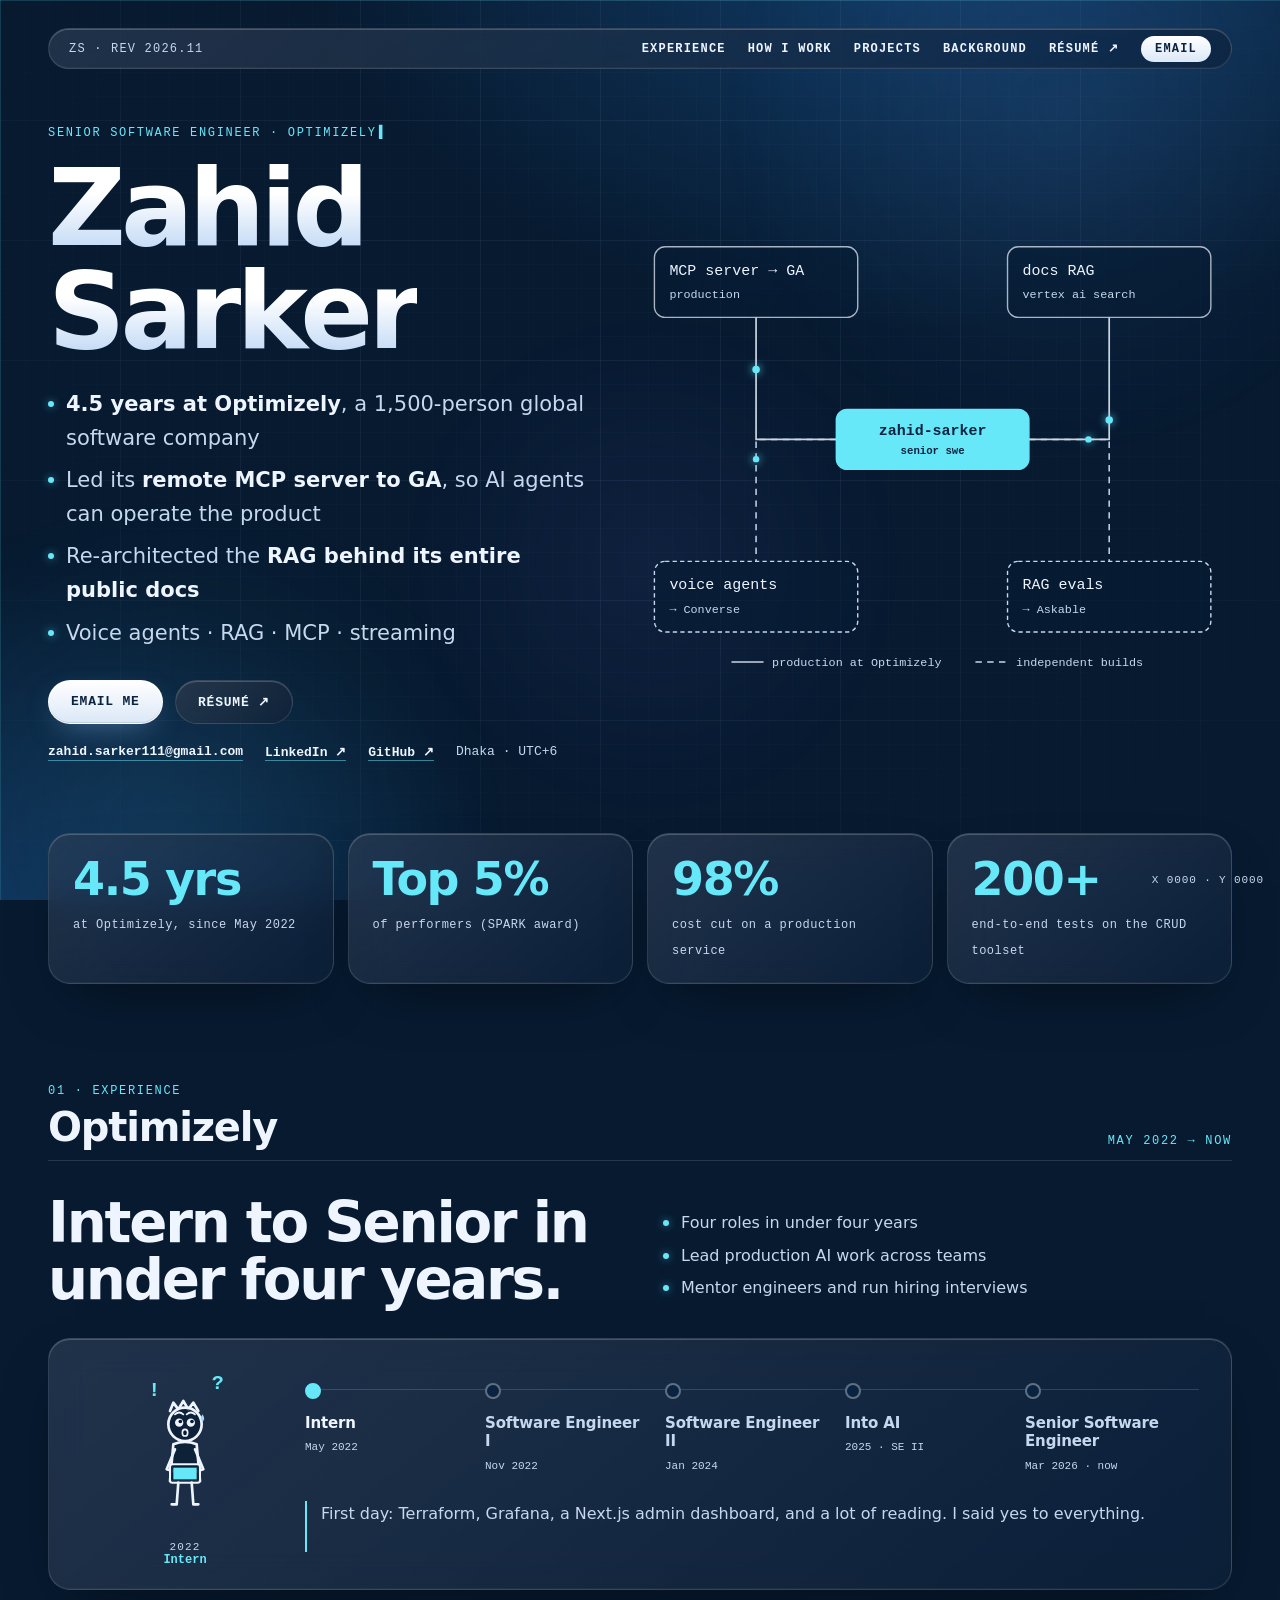
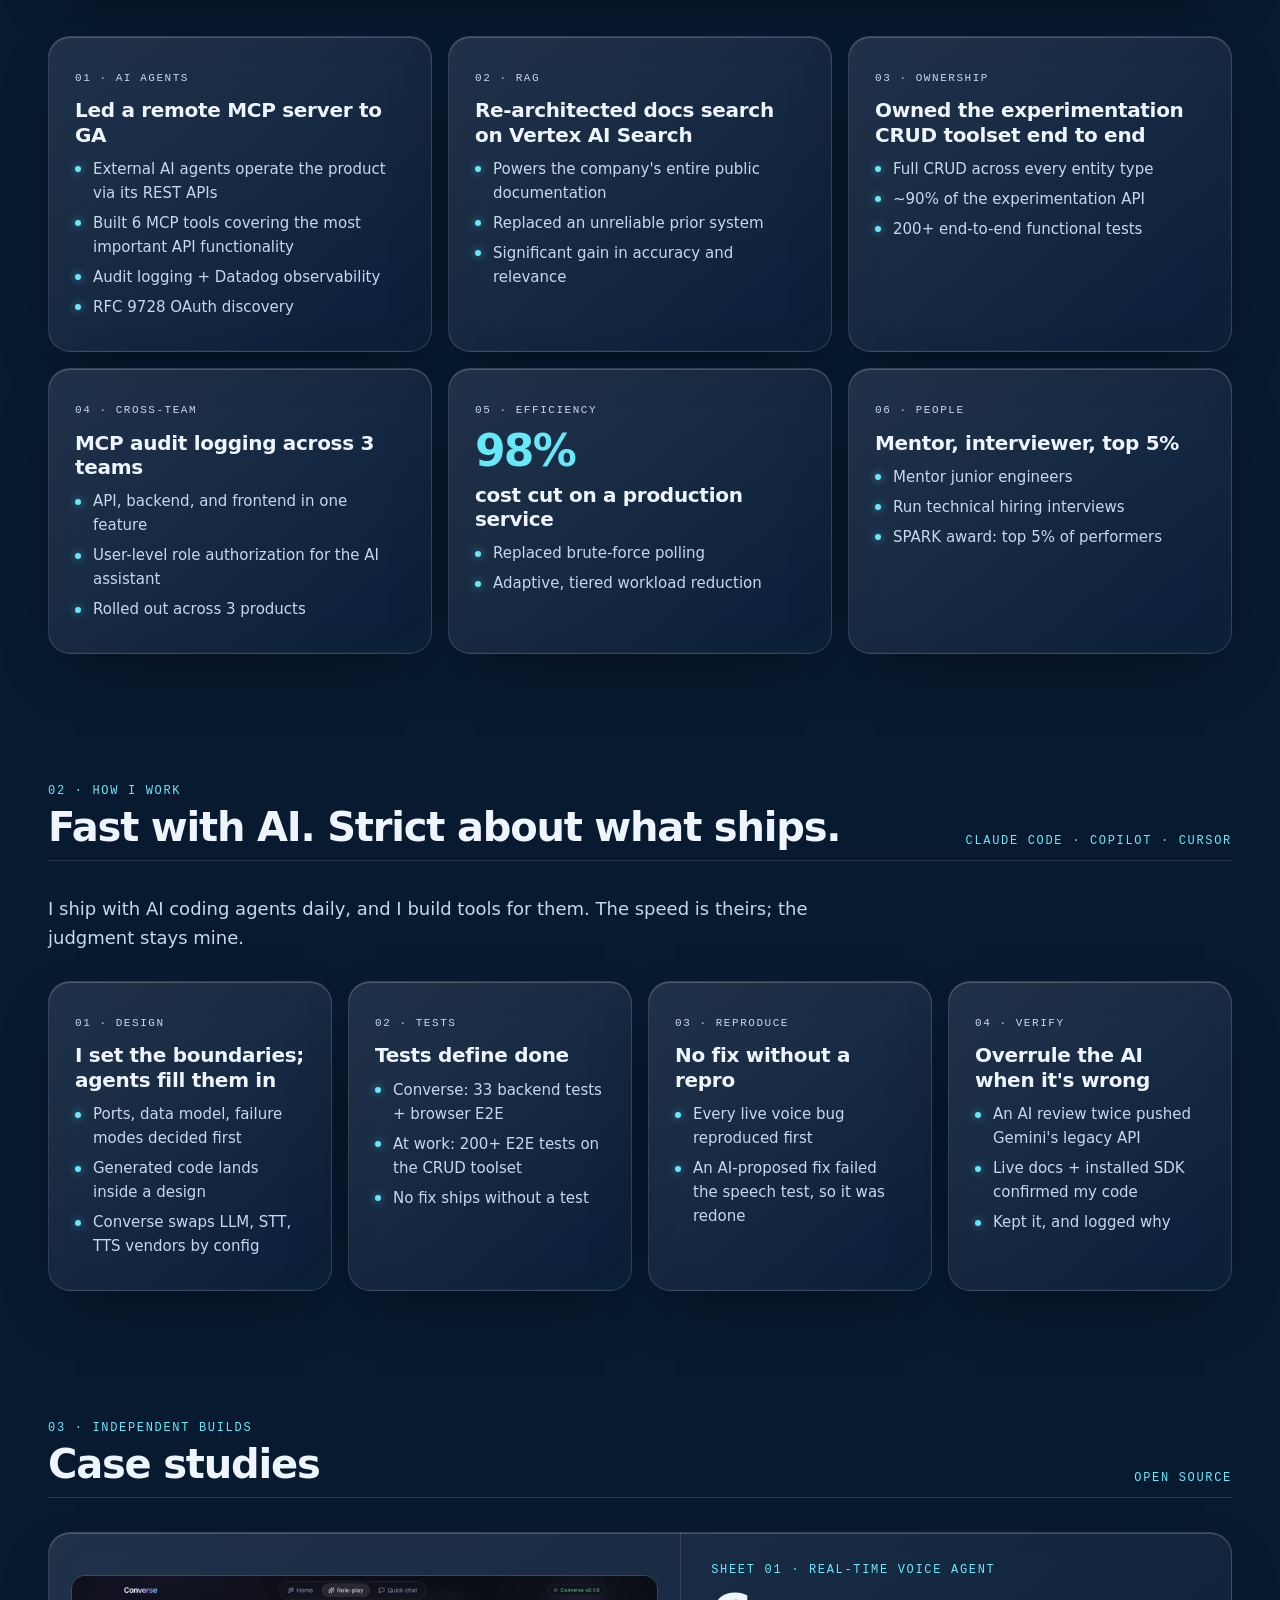
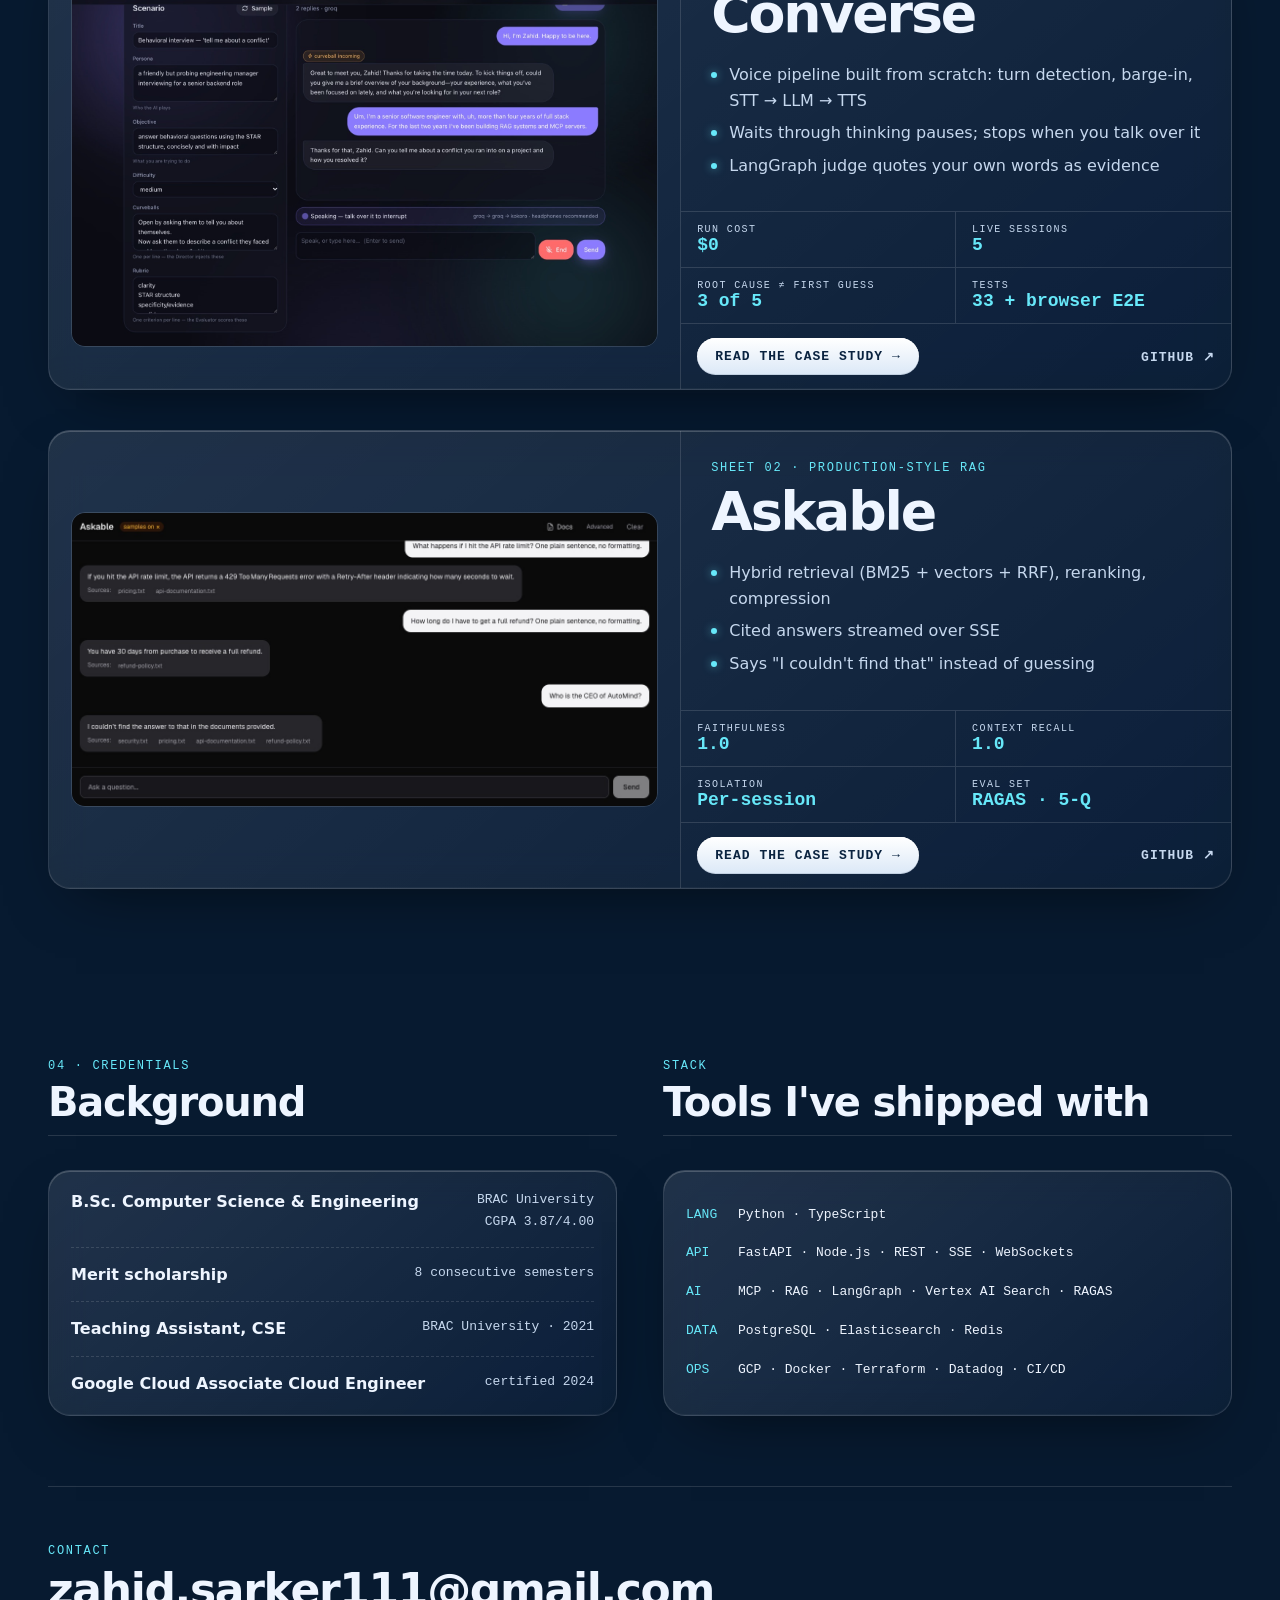
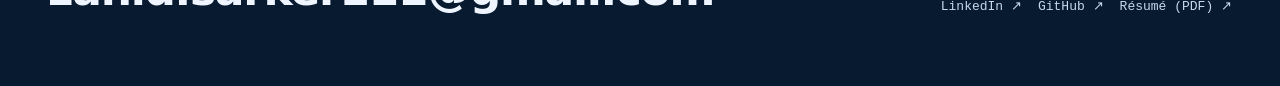
<file: index.html>
<!DOCTYPE html>
<html lang="en">
<head>
<meta charset="utf-8">
<meta name="viewport" content="width=device-width, initial-scale=1">
<title>Zahid Sarker — Senior Software Engineer, AI</title>
<meta name="description" content="Senior Software Engineer at Optimizely. Led a remote MCP server to GA and re-architected documentation RAG on Vertex AI Search. Voice agents, RAG, MCP, streaming.">
<link rel="canonical" href="https://zahid-sarker-7.github.io/">
<meta property="og:type" content="website">
<meta property="og:site_name" content="Zahid Sarker">
<meta property="og:url" content="https://zahid-sarker-7.github.io/">
<meta property="og:title" content="Zahid Sarker — Senior Software Engineer, AI">
<meta property="og:description" content="Senior Software Engineer at Optimizely since 2022. Led a remote MCP server to GA, re-architected documentation RAG on Vertex AI Search. Voice agents, RAG, MCP, streaming.">
<meta property="og:image" content="https://zahid-sarker-7.github.io/img/og-home.png">
<meta property="og:image:width" content="1200">
<meta property="og:image:height" content="630">
<meta property="og:image:alt" content="Zahid Sarker, Senior Software Engineer, AI, on a blueprint grid">
<meta name="twitter:card" content="summary_large_image">
<meta name="twitter:title" content="Zahid Sarker — Senior Software Engineer, AI">
<meta name="twitter:description" content="Senior Software Engineer at Optimizely since 2022. Led a remote MCP server to GA, re-architected documentation RAG on Vertex AI Search.">
<meta name="twitter:image" content="https://zahid-sarker-7.github.io/img/og-home.png">
<meta name="theme-color" content="#0d2a4a">
<link rel="icon" href="data:image/svg+xml,%3Csvg xmlns='http://www.w3.org/2000/svg' viewBox='0 0 32 32'%3E%3Crect width='32' height='32' fill='%230d2a4a'/%3E%3Crect x='3' y='3' width='26' height='26' fill='none' stroke='%2367e8f9' stroke-width='2'/%3E%3Ctext x='16' y='21' font-family='monospace' font-size='12' font-weight='700' fill='%2367e8f9' text-anchor='middle'%3EZS%3C/text%3E%3C/svg%3E">
<script>document.documentElement.classList.add('js')</script>
<script>
/* Analytics loader. Owner opt-out: visit ?notrack once per browser (?track to undo).
   When opted out the Umami script is never loaded, so no query param or event can count you. */
(function(){
  var q=new URLSearchParams(location.search);
  if(q.has('notrack')) localStorage.setItem('umami.disabled','1');
  if(q.has('track')) localStorage.removeItem('umami.disabled');
  if(localStorage.getItem('umami.disabled') || location.hostname!=='zahid-sarker-7.github.io') return;
  var s=document.createElement('script'); s.defer=true; s.src='https://cloud.umami.is/script.js';
  s.setAttribute('data-website-id','09165f1a-1e50-4a9a-b611-94bc48c0a313');
  document.head.appendChild(s);
})();
</script>
<link rel="stylesheet" href="site.css">
<script defer src="site.js"></script>
</head>
<body>
<a class="skip" href="#main">Skip to content</a>
<div class="bg" aria-hidden="true"><i class="o1"></i><i class="o2"></i><i class="o3"></i></div>
<div class="cx" aria-hidden="true"></div><div class="cy" aria-hidden="true"></div><div class="coord" aria-hidden="true">X 0000 · Y 0000</div>
<div class="wrap">
<nav class="glass" aria-label="Main"><span>ZS<span class="rev"> · Rev 2026.11</span></span><span><a class="hide" href="#experience">Experience</a><a class="hide" href="#ai">How I work</a><a class="hide" href="#projects">Projects</a><a class="hide" href="#skills">Background</a><a href="Zahid_Sarker_Resume.pdf" target="_blank" rel="noopener" data-umami-event="resume-nav">Résumé ↗</a><a class="mail" href="mailto:zahid.sarker111@gmail.com" data-umami-event="email-nav">Email</a></span></nav>

<main id="main">
<header class="hero">
  <div>
    <span class="k type">Senior Software Engineer · Optimizely</span>
    <h1><span><i>Zahid</i></span><span><i>Sarker</i></span></h1>
    <ul class="pts lede fade">
      <li><b><span data-yrs>4.5</span> years at Optimizely</b>, a 1,500-person global software company</li>
      <li>Led its <b>remote MCP server to GA</b>, so AI agents can operate the product</li>
      <li>Re-architected the <b>RAG behind its entire public docs</b></li>
      <li>Voice agents · RAG · MCP · streaming</li>
    </ul>
    <div class="cta fade" style="animation-delay:.65s"><a class="btn p" href="mailto:zahid.sarker111@gmail.com" data-umami-event="email-hero">Email me</a><a class="btn" href="Zahid_Sarker_Resume.pdf" target="_blank" rel="noopener" data-umami-event="resume-hero">Résumé ↗</a></div>
    <p class="contact fade" style="animation-delay:.75s"><a href="mailto:zahid.sarker111@gmail.com" data-umami-event="email-hero-text">zahid.sarker111@gmail.com</a><a href="https://linkedin.com/in/zahid-sarker7" target="_blank" rel="noopener" data-umami-event="linkedin-hero">LinkedIn ↗</a><a href="https://github.com/Zahid-Sarker-7" target="_blank" rel="noopener" data-umami-event="github-hero">GitHub ↗</a><span>Dhaka · UTC+6</span></p>
  </div>

  <div class="hero-dia">
  <svg class="dia go" viewBox="0 0 560 440" role="img" aria-labelledby="dt">
    <title id="dt">Diagram: Zahid Sarker at the center. Solid lines lead to production work at Optimizely: the remote MCP server shipped to GA, and documentation RAG on Vertex AI Search. Dashed lines lead to independent builds: the Converse voice agent and the Askable RAG engine.</title>
    <path id="e1" class="solid" d="M190 220 H115 V106"/>
    <path id="e2" class="solid" d="M370 220 H445 V106"/>
    <path id="e3" class="dash" d="M190 220 H115 V334"/>
    <path id="e4" class="dash" d="M370 220 H445 V334"/>
    <g class="node core" style="animation-delay:.2s"><rect rx="10" x="190" y="192" width="180" height="56"/><text x="280" y="216" text-anchor="middle" font-size="14">zahid-sarker</text><text x="280" y="234" text-anchor="middle" font-size="10" style="fill:#0a2340">senior swe</text></g>
    <g class="node" style="animation-delay:1.2s"><rect rx="10" x="20" y="40" width="190" height="66"/><text x="34" y="66" font-size="14">MCP server → GA</text><text class="sm" x="34" y="88">production</text></g>
    <g class="node" style="animation-delay:1.35s"><rect rx="10" x="350" y="40" width="190" height="66"/><text x="364" y="66" font-size="14">docs RAG</text><text class="sm" x="364" y="88">vertex ai search</text></g>
    <a href="converse/"><g class="node ind" style="animation-delay:1.5s"><rect rx="10" x="20" y="334" width="190" height="66"/><text x="34" y="360" font-size="14">voice agents</text><text class="sm" x="34" y="382">→ Converse</text></g></a>
    <a href="askable/"><g class="node ind" style="animation-delay:1.65s"><rect rx="10" x="350" y="334" width="190" height="66"/><text x="364" y="360" font-size="14">RAG evals</text><text class="sm" x="364" y="382">→ Askable</text></g></a>
    <circle class="pkt" r="3.5"><animateMotion dur="2.4s" repeatCount="indefinite"><mpath href="#e1"/></animateMotion></circle>
    <circle class="pkt" r="3.5"><animateMotion dur="2.4s" begin=".6s" repeatCount="indefinite"><mpath href="#e2"/></animateMotion></circle>
    <circle class="pkt" r="3" opacity=".6"><animateMotion dur="3s" begin=".3s" repeatCount="indefinite"><mpath href="#e3"/></animateMotion></circle>
    <circle class="pkt" r="3" opacity=".6"><animateMotion dur="3s" begin=".9s" repeatCount="indefinite"><mpath href="#e4"/></animateMotion></circle>
    <g class="legend-key" aria-hidden="true">
      <line x1="92" y1="428" x2="122" y2="428" stroke="rgba(238,245,255,.85)" stroke-width="1.6"/><text class="sm" x="130" y="432">production at Optimizely</text>
      <line x1="320" y1="428" x2="350" y2="428" stroke="var(--muted)" stroke-width="1.4" stroke-dasharray="6 5"/><text class="sm" x="358" y="432">independent builds</text>
    </g>
  </svg>
  </div>
</header>

<div class="strip stagger">
  <div class="glass lift"><strong><span data-yrs>4.5</span> yrs</strong><span>at Optimizely, since May 2022</span></div>
  <div class="glass lift"><strong>Top <span data-count="5">5</span>%</strong><span>of performers (SPARK award)</span></div>
  <div class="glass lift"><strong><span data-count="98">98</span>%</strong><span>cost cut on a production service</span></div>
  <div class="glass lift"><strong><span data-count="200">200</span>+</strong><span>end-to-end tests on the CRUD toolset</span></div>
</div>

<section id="experience" aria-labelledby="exp-h">
  <div class="sec rv"><h2 id="exp-h"><small>01 · Experience</small>Optimizely</h2><span class="k">May 2022 → now</span></div>
  <div class="co rv">
    <div>
      <h3>Intern to Senior in under four years.</h3>
      <ul class="pts"><li>Four roles in under four years</li><li>Lead production AI work across teams</li><li>Mentor engineers and run hiring interviews</li></ul>
    </div>
    <div class="journey glass" id="journey">
      <div class="jbot"><svg viewBox="-20 0 120 100" aria-hidden="true">
      <g class="r-stage">
        <text x="56" y="16" class="r-qm r-float">?</text><text x="18" y="20" class="r-qm r-float r-d2">!</text>
        <g transform="translate(0,12)"><g class="r-tremble">
          <path d="M31 17 L33 12 L36 16 L39 11 L42 16 L45 12 L48 17" class="r-hum"/>
          <circle cx="40" cy="25" r="10" class="r-face"/>
          <path d="M34 19 q2.5 -2.2 5 0" class="r-hum r-thin"/><path d="M41 19 q2.5 -2.2 5 0" class="r-hum r-thin"/>
          <circle cx="36.5" cy="24" r="2.5" class="r-eyew"/><circle cx="43.5" cy="24" r="2.5" class="r-eyew"/>
          <circle cx="37.2" cy="23.3" r="1.1" class="r-pupil"/><circle cx="44.2" cy="23.3" r="1.1" class="r-pupil"/>
          <ellipse cx="40" cy="30" rx="1.6" ry="2" class="r-mouth"/>
          <path d="M50.5 19 q2 3 0 4.5 q-2 -1.5 0 -4.5z" class="r-sweat r-drip"/>
          <path d="M33 37 q7 -3 14 0 l2 22 h-18 z" class="r-torso"/>
          <path d="M34 40 L29 52 L36 54" class="r-hum"/><path d="M46 40 L51 52 L44 54" class="r-hum"/>
          <rect x="31" y="49" width="18" height="11" rx="1.5" class="r-laptop"/>
          <rect x="33" y="51" width="14" height="7" class="r-lscr r-pulse"/>
          <path d="M36 60 L35 73 M44 60 L45 73 M35 73 h-3 M45 73 h3" class="r-hum"/>
        </g></g>
      </g>
      <g class="r-stage">
        <g transform="translate(0,12)">
          <path d="M30.5 21 q2 -11 13 -10 q6 1 6 9" class="r-hum"/>
          <circle cx="40" cy="25" r="10" class="r-face"/>
          <circle cx="36.5" cy="24" r="1.3" class="r-eyew"/><circle cx="43.5" cy="24" r="1.3" class="r-eyew"/>
          <path d="M36 28.5 q4 3.5 8 0" class="r-hum r-thin"/>
          <path d="M32 36 h16 l1 23 h-18 z" class="r-torso"/>
          <path d="M48 38 L54 46 L48 52" class="r-hum"/>
          <path d="M32 38 L25 30" class="r-hum"/>
          <circle cx="23" cy="26.5" r="4.5" class="r-gear r-spin"/>
          <path d="M36 59 L33 73 M44 59 L47 73 M33 73 h-3 M47 73 h3" class="r-hum"/>
          <g class="r-float"><line x1="66" y1="20" x2="66" y2="16" class="r-dimline"/><circle cx="66" cy="15.5" r="1.2" class="r-eye r-blink"/>
            <rect x="60" y="20" width="12" height="9" rx="3" class="r-shell r-lit"/><circle cx="66" cy="24.5" r="1.5" class="r-eye"/></g>
        </g>
      </g>
      <g class="r-stage">
        <g transform="translate(64,10)"><path d="M0 -4 L1 -1 L4 0 L1 1 L0 4 L-1 1 L-4 0 L-1 -1 Z" class="r-spark r-tw"/></g>
        <g transform="translate(16,22)"><path d="M0 -3 L.8 -.8 L3 0 L.8 .8 L0 3 L-.8 .8 L-3 0 L-.8 -.8 Z" class="r-spark r-tw r-d2"/></g>
        <g transform="translate(70,34)"><path d="M0 -3 L.8 -.8 L3 0 L.8 .8 L0 3 L-.8 .8 L-3 0 L-.8 -.8 Z" class="r-spark r-tw r-d3"/></g>
        <g transform="translate(0,12)">
          <path d="M30.5 21 q2 -11 13 -10 q6 1 6 9" class="r-hum"/>
          <circle cx="40" cy="25" r="10" class="r-face"/>
          <path d="M34.5 24 q2 -2 4 0" class="r-hum r-thin"/><path d="M41.5 24 q2 -2 4 0" class="r-hum r-thin"/>
          <path d="M35.5 28 q4.5 4.5 9 0" class="r-hum r-thin"/>
          <path d="M32 36 h16 l1 23 h-18 z" class="r-torso"/>
          <path d="M37.5 36 L40 42 L42.5 36" class="r-ribbon"/>
          <circle cx="40" cy="45" r="3.6" class="r-medal"/>
          <path d="M40 42.8 L40.7 44.4 L42.3 44.5 L41 45.5 L41.5 47.1 L40 46.2 L38.5 47.1 L39 45.5 L37.7 44.5 L39.3 44.4 Z" class="r-medalstar"/>
          <path d="M32 38 L26 46 L32 52" class="r-hum"/>
          <path d="M48 38 L55 26" class="r-hum"/>
          <g class="r-lift"><path d="M51.5 14 h9 v3 q0 6 -4.5 6 q-4.5 0 -4.5 -6 z" class="r-trophy"/>
            <path d="M51.5 16 q-2.5 0 -2.5 2.5 q0 2 2.8 2 M60.5 16 q2.5 0 2.5 2.5 q0 2 -2.8 2 M56 23 v3 M53.5 26.5 h5" class="r-trophyline"/></g>
          <path d="M36 59 L33 73 M44 59 L47 73 M33 73 h-3 M47 73 h3" class="r-hum"/>
        </g>
      </g>
      <g class="r-stage">
        <line x1="40" y1="13" x2="40" y2="6" class="r-dimline"/><circle cx="40" cy="5" r="2.4" class="r-eye r-blink"/>
        <rect x="22" y="13" width="36" height="26" rx="8" class="r-shell r-lit"/>
        <rect x="27" y="22" width="26" height="8" rx="4" class="r-visor"/>
        <rect x="36" y="23.5" width="8" height="5" rx="2.5" class="r-eye r-scan"/>
        <rect x="25" y="43" width="30" height="31" rx="5" class="r-shell r-lit"/>
        <path d="M25 49 L14 58" class="r-arm"/><path d="M55 49 L62 55" class="r-arm"/>
        <g class="r-float"><rect x="60" y="50" width="13" height="16" rx="1.5" class="r-paper"/>
          <line x1="63" y1="55" x2="70" y2="55" class="r-dimline"/><line x1="63" y1="58" x2="70" y2="58" class="r-dimline"/><line x1="63" y1="61" x2="68" y2="61" class="r-dimline"/></g>
        <circle cx="40" cy="58" r="4" class="r-eye r-pulse"/>
        <rect x="30" y="76" width="7" height="12" rx="2" class="r-shell"/><rect x="43" y="76" width="7" height="12" rx="2" class="r-shell"/>
      </g>
      <g class="r-stage r-on">
        <line x1="25" y1="52" x2="4" y2="64" class="r-wire"/><line x1="55" y1="52" x2="76" y2="64" class="r-wire"/>
        <line x1="40" y1="13" x2="40" y2="6" class="r-dimline"/><circle cx="40" cy="5" r="2.4" class="r-eye r-blink"/>
        <rect x="24" y="13" width="32" height="24" rx="8" class="r-shell r-lit"/>
        <rect x="28" y="21" width="24" height="8" rx="4" class="r-visor"/>
        <rect x="36" y="22.5" width="8" height="5" rx="2.5" class="r-eye r-scan"/>
        <rect x="27" y="41" width="26" height="30" rx="5" class="r-shell r-lit"/>
        <circle cx="40" cy="55" r="4" class="r-eye r-pulse"/>
        <rect x="31" y="73" width="7" height="12" rx="2" class="r-shell"/><rect x="42" y="73" width="7" height="12" rx="2" class="r-shell"/>
        <g class="r-float"><rect x="-6" y="60" width="16" height="12" rx="4" class="r-shell r-lit"/><circle cx="2" cy="66" r="1.8" class="r-eye r-blink"/>
          <rect x="-4" y="74" width="12" height="11" rx="2" class="r-shell"/></g>
        <g class="r-float r-d2"><rect x="70" y="60" width="16" height="12" rx="4" class="r-shell r-lit"/><circle cx="78" cy="66" r="1.8" class="r-eye r-blink"/>
          <rect x="72" y="74" width="12" height="11" rx="2" class="r-shell"/></g>
      </g>
    </svg>
        <p class="jlabel"><span id="jyr">2026</span><b id="jtitle">Senior Software Engineer</b></p>
      </div>
      <div class="jright">
        <ol class="ladder" id="ladder" aria-label="Career at Optimizely: choose a step to read its story">
          <li class="rung"><button type="button" data-i="0"><b>Intern</b><span>May 2022</span></button></li>
          <li class="rung"><button type="button" data-i="1"><b>Software Engineer I</b><span>Nov 2022</span></button></li>
          <li class="rung"><button type="button" data-i="2"><b>Software Engineer II</b><span>Jan 2024</span></button></li>
          <li class="rung"><button type="button" data-i="3"><b>Into AI</b><span>2025 · SE II</span></button></li>
          <li class="rung"><button type="button" data-i="4"><b>Senior Software Engineer</b><span>Mar 2026 · now</span></button></li>
        </ol>
        <p class="jstory" id="jstory" aria-live="polite">Promoted to Senior. I led our remote MCP server to general availability: tools that let AI agents operate the product, with audit logging and observability built in.</p>
      </div>
    </div>
  </div>

  <div class="cards stagger">
    <article class="card glass lift"><span class="no">01 · AI AGENTS</span><h3>Led a remote MCP server to GA</h3><ul class="pts"><li>External AI agents operate the product via its REST APIs</li><li>Built 6 MCP tools covering the most important API functionality</li><li>Audit logging + Datadog observability</li><li>RFC 9728 OAuth discovery</li></ul></article>
    <article class="card glass lift"><span class="no">02 · RAG</span><h3>Re-architected docs search on Vertex AI Search</h3><ul class="pts"><li>Powers the company's entire public documentation</li><li>Replaced an unreliable prior system</li><li>Significant gain in accuracy and relevance</li></ul></article>
    <article class="card glass lift"><span class="no">03 · OWNERSHIP</span><h3>Owned the experimentation CRUD toolset end to end</h3><ul class="pts"><li>Full CRUD across every entity type</li><li>~90% of the experimentation API</li><li>200+ end-to-end functional tests</li></ul></article>
    <article class="card glass lift"><span class="no">04 · CROSS-TEAM</span><h3>MCP audit logging across 3 teams</h3><ul class="pts"><li>API, backend, and frontend in one feature</li><li>User-level role authorization for the AI assistant</li><li>Rolled out across 3 products</li></ul></article>
    <article class="card glass lift"><span class="no">05 · EFFICIENCY</span><span class="big"><span data-count="98">98</span>%</span><h3>cost cut on a production service</h3><ul class="pts"><li>Replaced brute-force polling</li><li>Adaptive, tiered workload reduction</li></ul></article>
    <article class="card glass lift"><span class="no">06 · PEOPLE</span><h3>Mentor, interviewer, top 5%</h3><ul class="pts"><li>Mentor junior engineers</li><li>Run technical hiring interviews</li><li>SPARK award: top 5% of performers</li></ul></article>
  </div>
</section>

<section id="ai" aria-labelledby="ai-h">
  <div class="sec rv"><h2 id="ai-h"><small>02 · How I work</small>Fast with AI. Strict about what ships.</h2><span class="k">Claude Code · Copilot · Cursor</span></div>
  <p class="intro rv">I ship with AI coding agents daily, and I build tools for them. The speed is theirs; the judgment stays mine.</p>
  <div class="cards ai stagger">
    <article class="card glass lift"><span class="no">01 · DESIGN</span><h3>I set the boundaries; agents fill them in</h3><ul class="pts"><li>Ports, data model, failure modes decided first</li><li>Generated code lands inside a design</li><li>Converse swaps LLM, STT, TTS vendors by config</li></ul></article>
    <article class="card glass lift"><span class="no">02 · TESTS</span><h3>Tests define done</h3><ul class="pts"><li>Converse: 33 backend tests + browser E2E</li><li>At work: 200+ E2E tests on the CRUD toolset</li><li>No fix ships without a test</li></ul></article>
    <article class="card glass lift"><span class="no">03 · REPRODUCE</span><h3>No fix without a repro</h3><ul class="pts"><li>Every live voice bug reproduced first</li><li>An AI-proposed fix failed the speech test, so it was redone</li></ul></article>
    <article class="card glass lift"><span class="no">04 · VERIFY</span><h3>Overrule the AI when it's wrong</h3><ul class="pts"><li>An AI review twice pushed Gemini's legacy API</li><li>Live docs + installed SDK confirmed my code</li><li>Kept it, and logged why</li></ul></article>
  </div>
</section>

<section id="projects" aria-labelledby="proj-h">
  <div class="sec rv"><h2 id="proj-h"><small>03 · Independent builds</small>Case studies</h2><span class="k">open source</span></div>
  <article class="sheet glass rv">
    <div class="img"><a href="converse/"><img src="img/converse-voice-session.jpg" width="1600" height="1011" alt="Converse voice session: chat transcript between the learner and an AI interviewer, with Talk and End controls" loading="lazy"></a></div>
    <div class="body">
      <span class="k">Sheet 01 · Real-time voice agent</span>
      <h3><a href="converse/">Converse</a></h3>
      <ul class="pts"><li>Voice pipeline built from scratch: turn detection, barge-in, STT → LLM → TTS</li><li>Waits through thinking pauses; stops when you talk over it</li><li>LangGraph judge quotes your own words as evidence</li></ul>
      <div class="tb"><div><span>Run cost</span><strong>$0</strong></div><div><span>Live sessions</span><strong>5</strong></div>
        <div><span>Root cause ≠ first guess</span><strong>3 of 5</strong></div><div><span>Tests</span><strong>33 + browser E2E</strong></div>
        <div class="go-cs"><a href="converse/" data-umami-event="cs-converse">Read the case study →</a><a href="https://github.com/Zahid-Sarker-7/converse" target="_blank" rel="noopener" data-umami-event="repo-converse">GitHub ↗</a></div></div>
    </div>
  </article>
  <article class="sheet glass rv">
    <div class="img"><a href="askable/"><img src="img/askable-chat.jpg" width="1200" height="600" alt="Askable answering questions about sample documents with cited sources, and replying that it couldn't find the answer to a question the documents don't cover" loading="lazy"></a></div>
    <div class="body">
      <span class="k">Sheet 02 · Production-style RAG</span>
      <h3><a href="askable/">Askable</a></h3>
      <ul class="pts"><li>Hybrid retrieval (BM25 + vectors + RRF), reranking, compression</li><li>Cited answers streamed over SSE</li><li>Says "I couldn't find that" instead of guessing</li></ul>
      <div class="tb"><div><span>Faithfulness</span><strong>1.0</strong></div><div><span>Context recall</span><strong>1.0</strong></div>
        <div><span>Isolation</span><strong>Per-session</strong></div><div><span>Eval set</span><strong>RAGAS · 5-Q</strong></div>
        <div class="go-cs"><a href="askable/" data-umami-event="cs-askable">Read the case study →</a><a href="https://github.com/Zahid-Sarker-7/askable" target="_blank" rel="noopener" data-umami-event="repo-askable">GitHub ↗</a></div></div>
    </div>
  </article>
</section>

<section id="skills" class="creds" aria-label="Background and stack">
  <div class="rv">
    <div class="sec"><h2><small>04 · Credentials</small>Background</h2></div>
    <ul class="list glass">
      <li><b>B.Sc. Computer Science &amp; Engineering</b><span>BRAC University<br>CGPA 3.87/4.00</span></li>
      <li><b>Merit scholarship</b><span>8 consecutive semesters</span></li>
      <li><b>Teaching Assistant, CSE</b><span>BRAC University · 2021</span></li>
      <li><b>Google Cloud Associate Cloud Engineer</b><span>certified 2024</span></li>
    </ul>
  </div>
  <div class="rv">
    <div class="sec"><h2><small>Stack</small>Tools I've shipped with</h2></div>
    <div class="legend glass">
      <div><span>LANG</span>Python · TypeScript</div>
      <div><span>API</span>FastAPI · Node.js · REST · SSE · WebSockets</div>
      <div><span>AI</span>MCP · RAG · LangGraph · Vertex AI Search · RAGAS</div>
      <div><span>DATA</span>PostgreSQL · Elasticsearch · Redis</div>
      <div><span>OPS</span>GCP · Docker · Terraform · Datadog · CI/CD</div>
    </div>
  </div>
</section>
</main>

<footer id="contact">
  <div><span class="k">Contact</span><strong><a href="mailto:zahid.sarker111@gmail.com" data-umami-event="email-contact">zahid.sarker111@gmail.com</a></strong></div>
  <div class="links" style="align-self:end"><a href="https://linkedin.com/in/zahid-sarker7" target="_blank" rel="noopener" data-umami-event="linkedin">LinkedIn ↗</a><a href="https://github.com/Zahid-Sarker-7" target="_blank" rel="noopener" data-umami-event="github">GitHub ↗</a><a href="Zahid_Sarker_Resume.pdf" target="_blank" rel="noopener" data-umami-event="resume-contact">Résumé (PDF) ↗</a></div>
</footer>
</div>
</body>
</html>
</file>
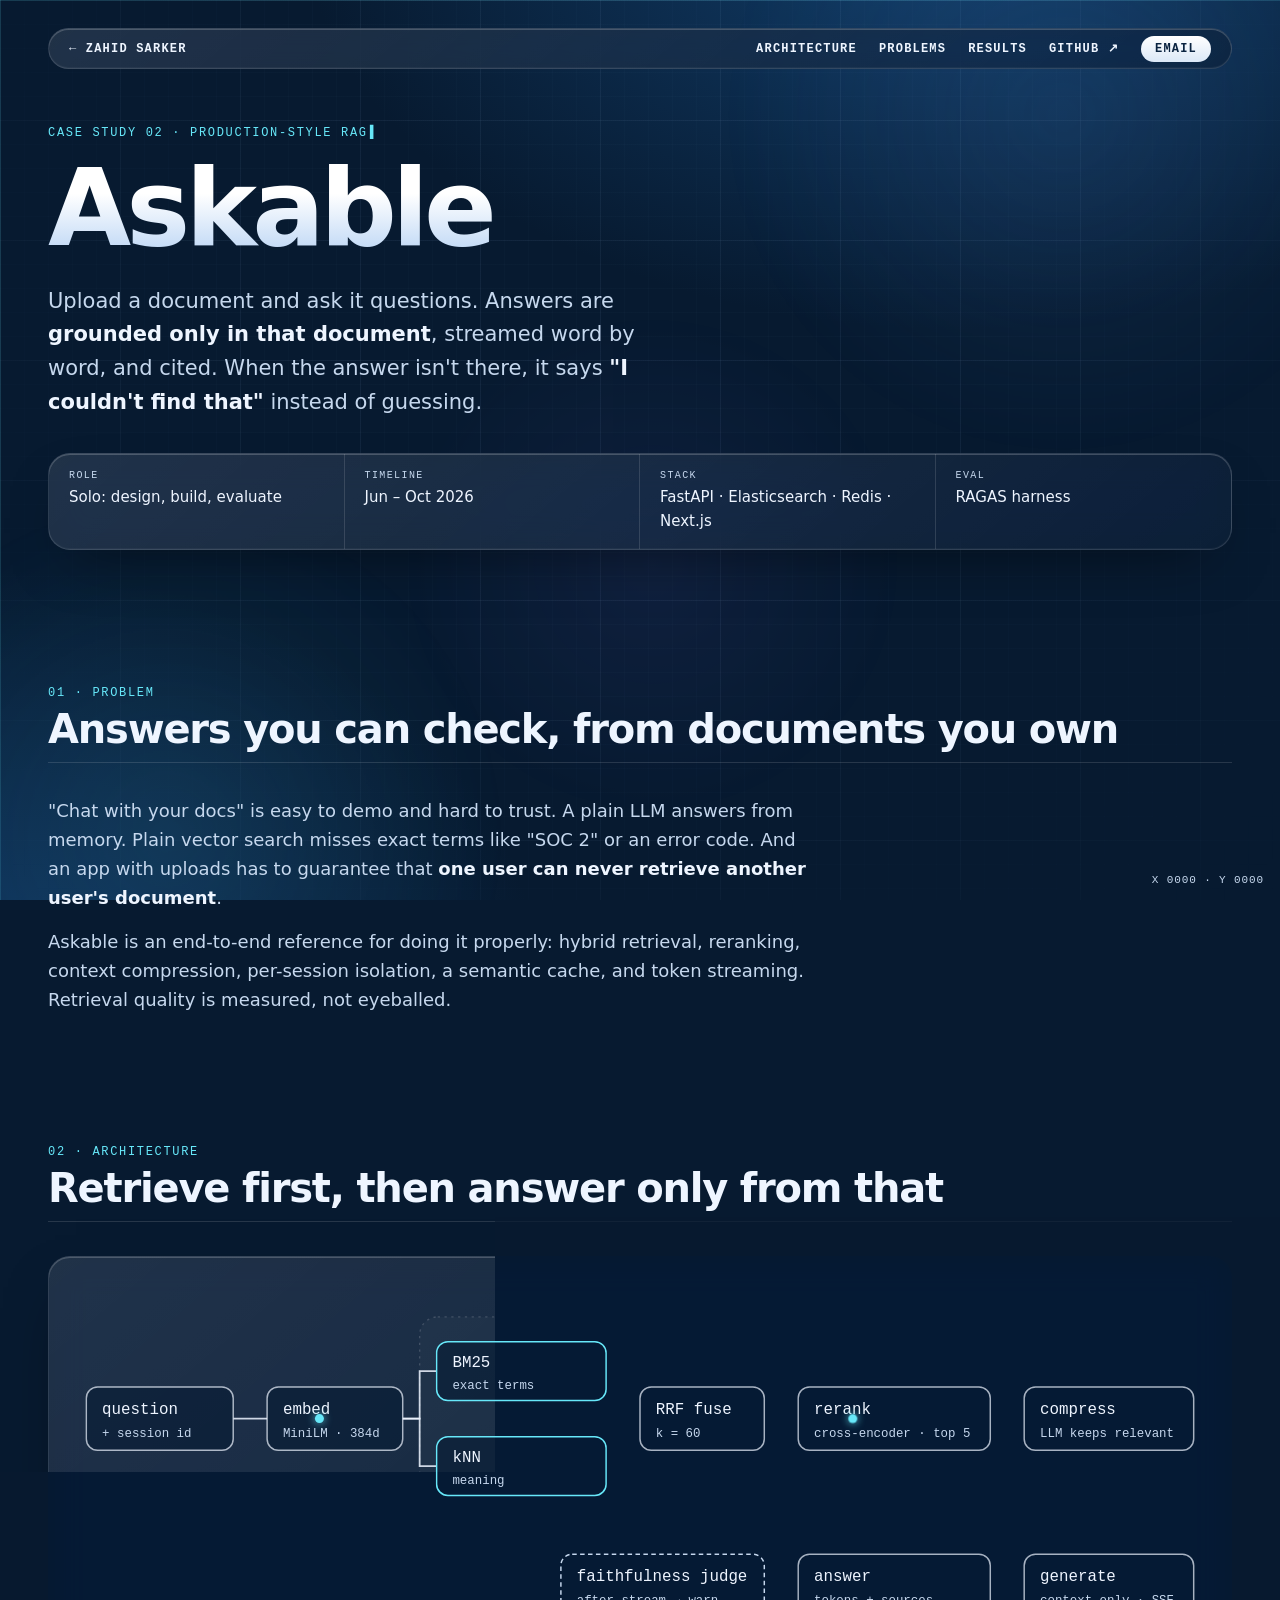
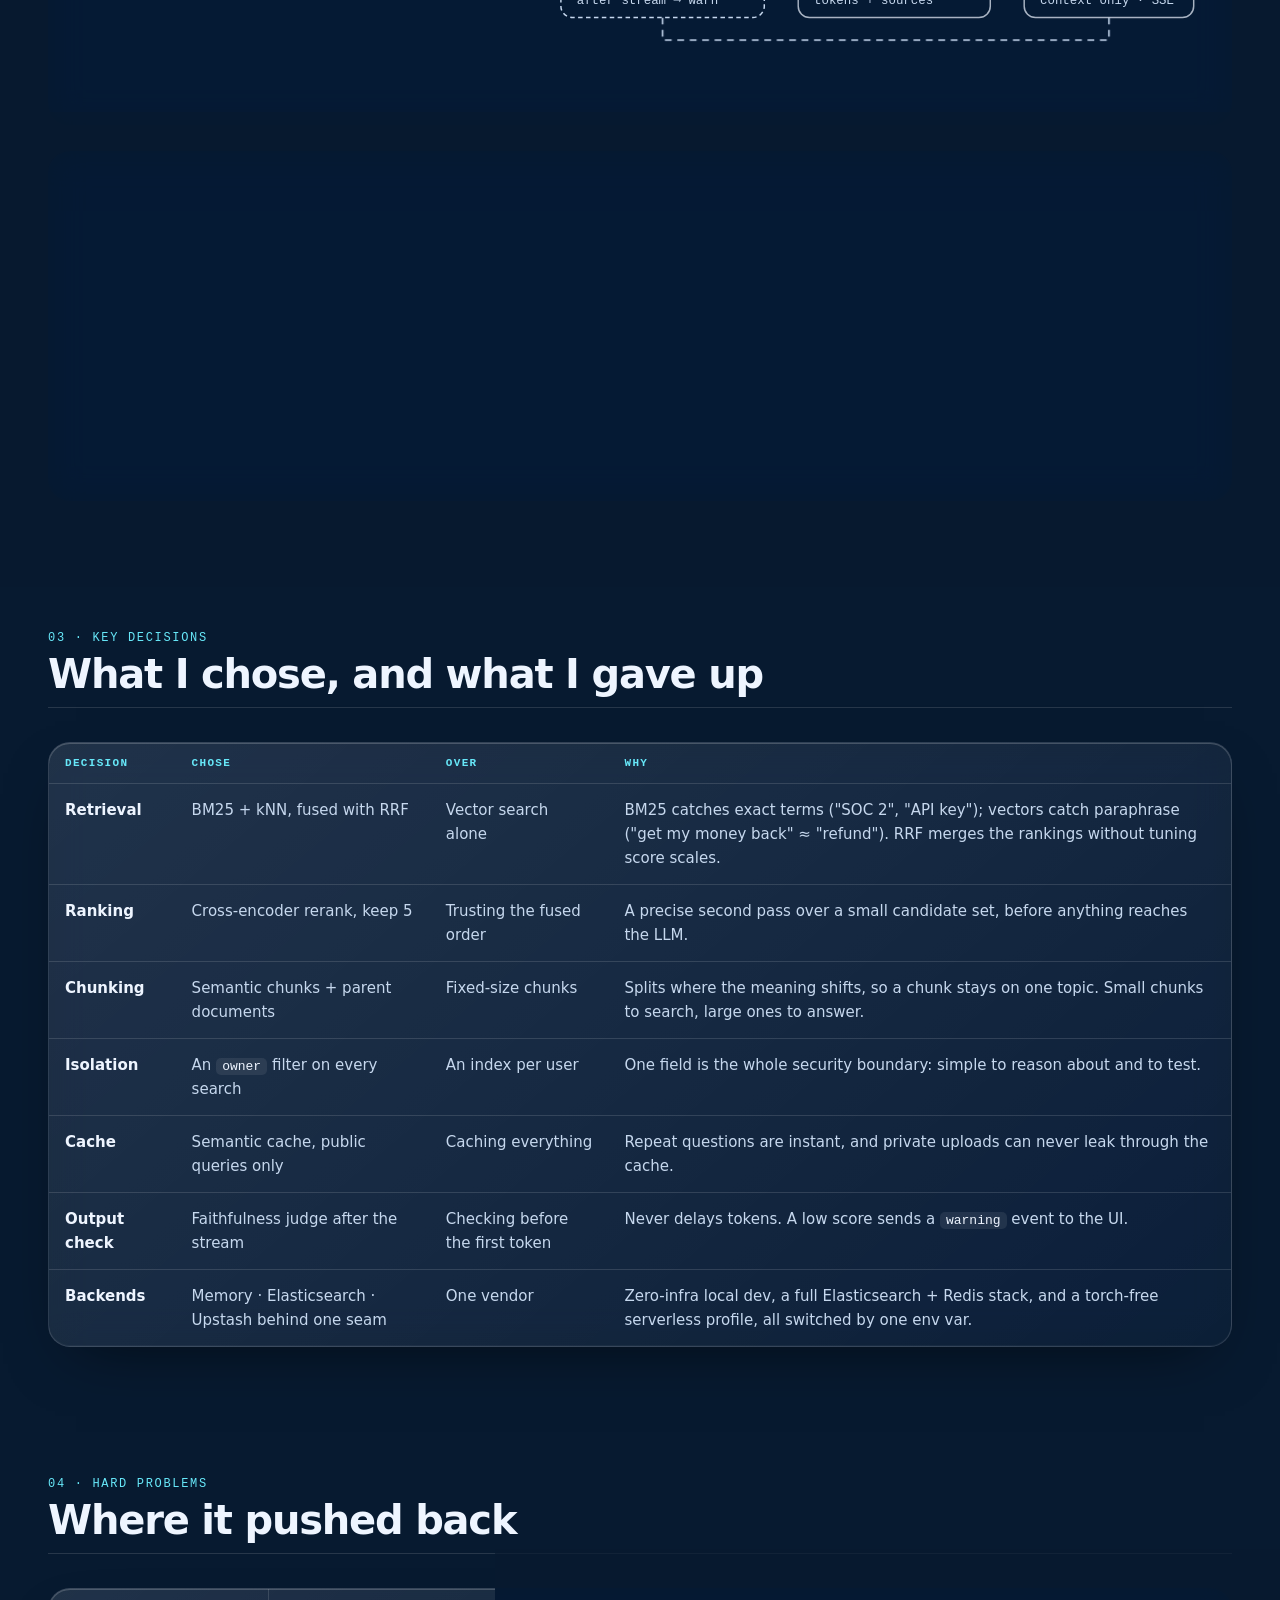
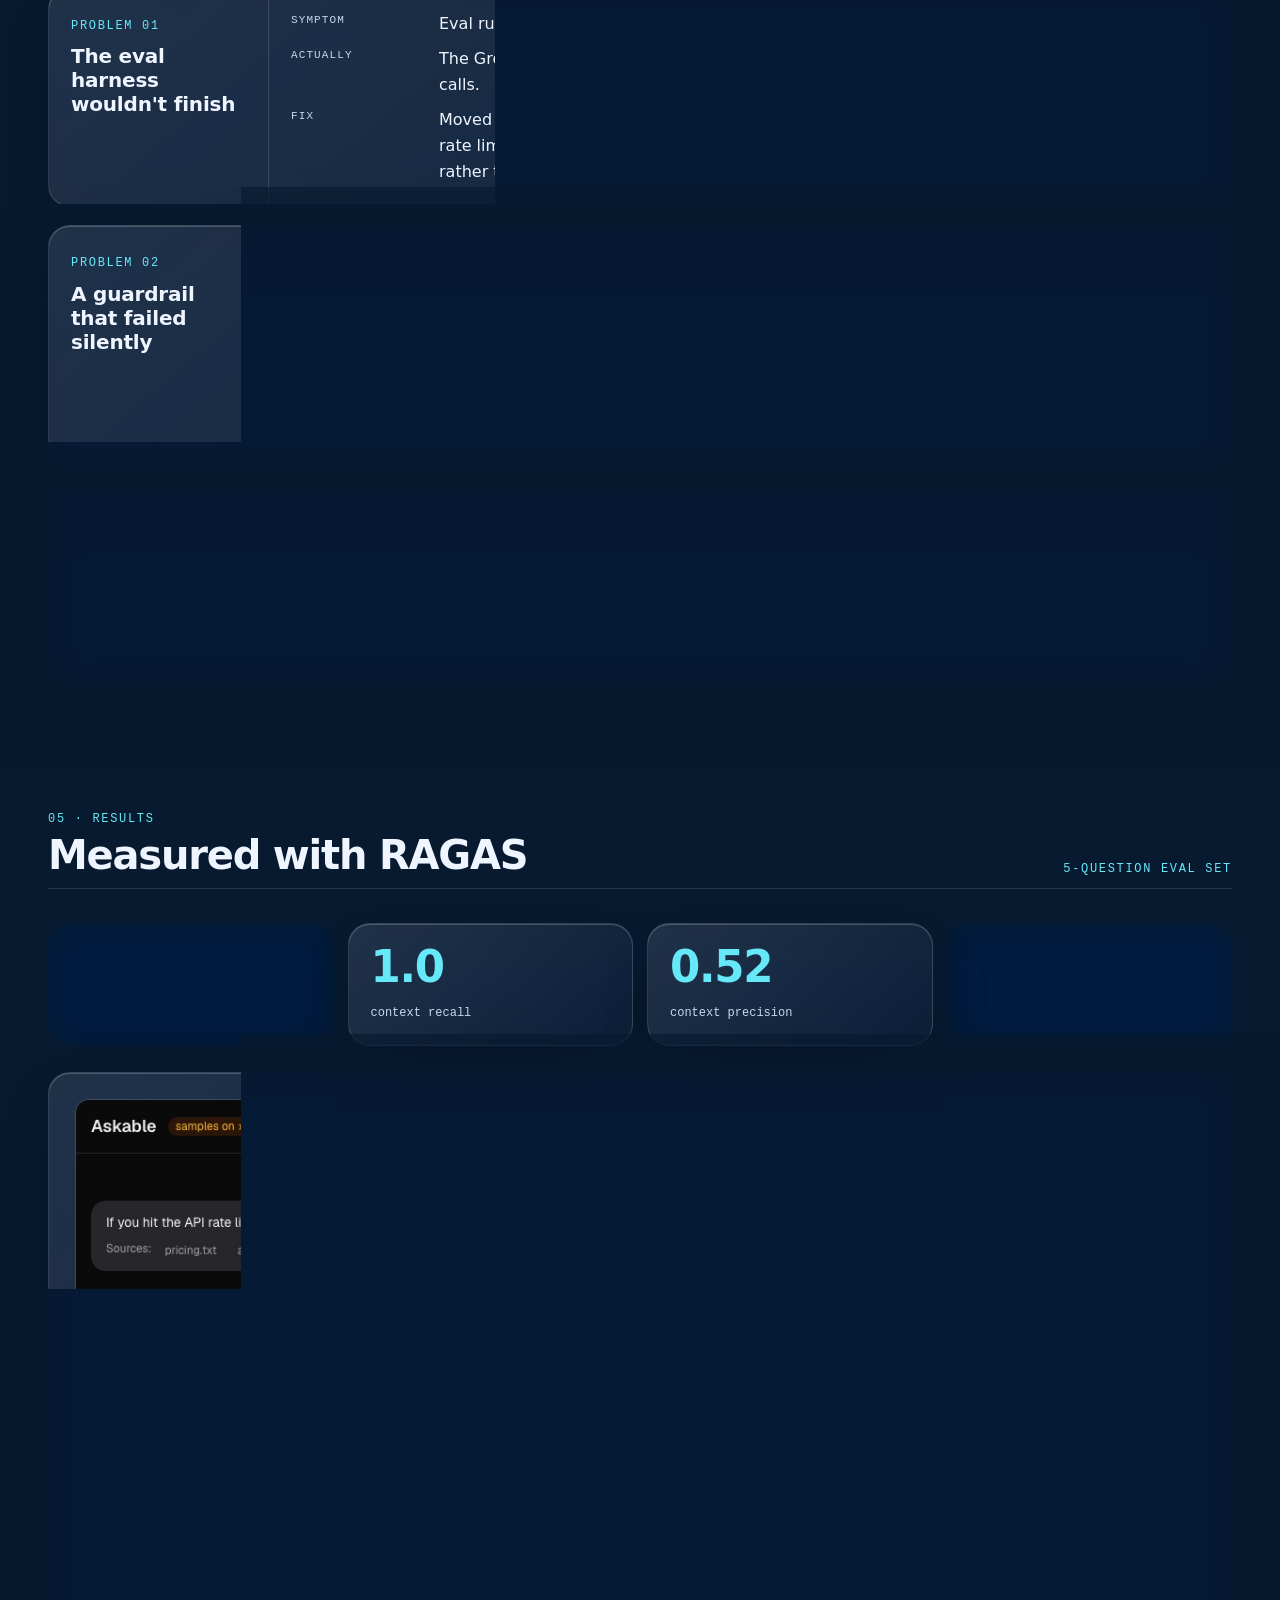
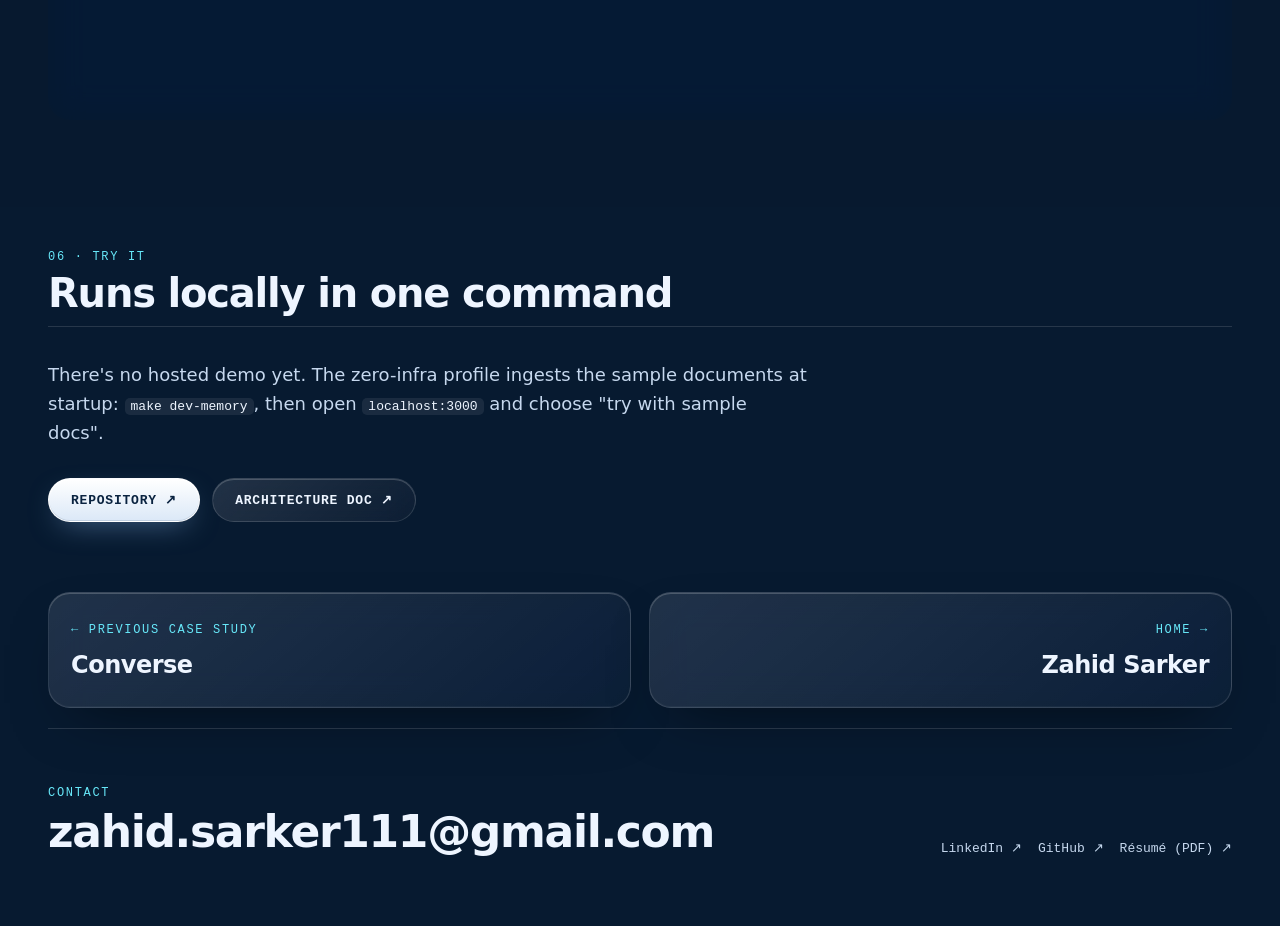
<file: askable/index.html>
<!DOCTYPE html>
<html lang="en">
<head>
<meta charset="utf-8">
<meta name="viewport" content="width=device-width, initial-scale=1">
<title>Askable: a RAG engine that says "I couldn't find that" — Zahid Sarker</title>
<meta name="description" content="Case study: hybrid retrieval (BM25 + kNN + RRF), cross-encoder reranking, session isolation, and cited streamed answers, measured with RAGAS.">
<link rel="canonical" href="https://zahid-sarker-7.github.io/askable/">
<meta property="og:type" content="article">
<meta property="og:site_name" content="Zahid Sarker">
<meta property="og:url" content="https://zahid-sarker-7.github.io/askable/">
<meta property="og:title" content="Askable: a RAG engine that says &quot;I couldn't find that&quot;">
<meta property="og:description" content="Hybrid retrieval, reranking, session isolation, cited answers over SSE. RAGAS on a 5-question set: faithfulness 1.0, recall 1.0, precision 0.52.">
<meta property="og:image" content="https://zahid-sarker-7.github.io/img/og-askable.png">
<meta property="og:image:width" content="1200">
<meta property="og:image:height" content="630">
<meta property="og:image:alt" content="Askable case study title card on a blueprint grid">
<meta name="twitter:card" content="summary_large_image">
<meta name="twitter:title" content="Askable: a RAG engine that says &quot;I couldn't find that&quot;">
<meta name="twitter:description" content="Hybrid retrieval, reranking, session isolation, cited answers, measured with RAGAS.">
<meta name="twitter:image" content="https://zahid-sarker-7.github.io/img/og-askable.png">
<meta name="theme-color" content="#0d2a4a">
<link rel="icon" href="data:image/svg+xml,%3Csvg xmlns='http://www.w3.org/2000/svg' viewBox='0 0 32 32'%3E%3Crect width='32' height='32' fill='%230d2a4a'/%3E%3Crect x='3' y='3' width='26' height='26' fill='none' stroke='%2367e8f9' stroke-width='2'/%3E%3Ctext x='16' y='21' font-family='monospace' font-size='12' font-weight='700' fill='%2367e8f9' text-anchor='middle'%3EZS%3C/text%3E%3C/svg%3E">
<script>document.documentElement.classList.add('js')</script>
<script>
/* Analytics loader. Owner opt-out: visit ?notrack once per browser (?track to undo).
   When opted out the Umami script is never loaded, so no query param or event can count you. */
(function(){
  var q=new URLSearchParams(location.search);
  if(q.has('notrack')) localStorage.setItem('umami.disabled','1');
  if(q.has('track')) localStorage.removeItem('umami.disabled');
  if(localStorage.getItem('umami.disabled') || location.hostname!=='zahid-sarker-7.github.io') return;
  var s=document.createElement('script'); s.defer=true; s.src='https://cloud.umami.is/script.js';
  s.setAttribute('data-website-id','09165f1a-1e50-4a9a-b611-94bc48c0a313');
  document.head.appendChild(s);
})();
</script>
<link rel="stylesheet" href="../site.css">
<script defer src="../site.js"></script>
</head>
<body>
<a class="skip" href="#main">Skip to content</a>
<div class="bg" aria-hidden="true"><i class="o1"></i><i class="o2"></i><i class="o3"></i></div>
<div class="cx" aria-hidden="true"></div><div class="cy" aria-hidden="true"></div><div class="coord" aria-hidden="true">X 0000 · Y 0000</div>
<div class="wrap">
<nav class="glass" aria-label="Main"><a class="home" href="../">← Zahid Sarker</a><span><a class="hide" href="#architecture">Architecture</a><a class="hide" href="#problems">Problems</a><a class="hide" href="#results">Results</a><a href="https://github.com/Zahid-Sarker-7/askable" target="_blank" rel="noopener" data-umami-event="repo-askable">GitHub ↗</a><a class="mail" href="mailto:zahid.sarker111@gmail.com" data-umami-event="email-nav">Email</a></span></nav>

<main id="main">
<header>
  <span class="k type">Case study 02 · Production-style RAG</span>
  <h1><span><i>Askable</i></span></h1>
  <p class="lede fade">Upload a document and ask it questions. Answers are <b>grounded only in that document</b>, streamed word by word, and cited. When the answer isn't there, it says <b>"I couldn't find that"</b> instead of guessing.</p>
  <div class="meta glass stagger">
    <div><span>Role</span>Solo: design, build, evaluate</div>
    <div><span>Timeline</span>Jun – Oct 2026</div>
    <div><span>Stack</span>FastAPI · Elasticsearch · Redis · Next.js</div>
    <div><span>Eval</span>RAGAS harness</div>
  </div>
</header>

<section id="problem" aria-labelledby="p-h">
  <div class="sec rv"><h2 id="p-h"><small>01 · Problem</small>Answers you can check, from documents you own</h2></div>
  <div class="prose rv">
    <p>"Chat with your docs" is easy to demo and hard to trust. A plain LLM answers from memory. Plain vector search misses exact terms like "SOC 2" or an error code. And an app with uploads has to guarantee that <b>one user can never retrieve another user's document</b>.</p>
    <p>Askable is an end-to-end reference for doing it properly: hybrid retrieval, reranking, context compression, per-session isolation, a semantic cache, and token streaming. Retrieval quality is measured, not eyeballed.</p>
  </div>
</section>

<section id="architecture" aria-labelledby="a-h">
  <div class="sec rv"><h2 id="a-h"><small>02 · Architecture</small>Retrieve first, then answer only from that</h2></div>
  <figure class="fig glass rv">
    <div class="scroll-x">
    <svg class="dia" viewBox="0 0 1000 330" role="img" aria-labelledby="d1t">
      <title id="d1t">Query pipeline. A question and session ID are embedded, then searched two ways at once, BM25 for exact terms and kNN for meaning, both scoped to the caller's owner IDs. The results are fused with reciprocal rank fusion (k = 60), reranked by a cross-encoder to the top 5, and compressed by an LLM. The LLM then generates an answer from that context only, streamed over SSE with sources. A faithfulness judge runs after the stream.</title>
      <rect class="grp" rx="16" x="305" y="30" width="180" height="175"/><text class="lbl" x="305" y="222">HYBRID · OWNER-SCOPED</text>
      <path class="solid" d="M140 120 H170"/><path class="solid" d="M290 120 H305 V78 H320"/><path class="solid" d="M290 120 H305 V162 H320"/>
      <path class="solid" d="M470 78 H485 V120 H500"/><path class="solid" d="M470 162 H485 V120 H500"/>
      <path class="solid" d="M610 120 H640"/><path class="solid" d="M810 120 H840"/><path class="solid" d="M915 148 V240"/><path class="solid" d="M840 268 H810"/>
      <path class="dash" d="M915 296 V316 H520 V296"/>
      <path id="q1" d="M140 120 H305 V78 H485 V120 H915 V268 H810" fill="none" stroke="none"/>
      <path id="q2" d="M140 120 H305 V162 H485 V120 H915 V268 H810" fill="none" stroke="none"/>
      <g class="node" style="animation-delay:.1s"><rect rx="10" x="10" y="92" width="130" height="56"/><text x="24" y="116" font-size="14">question</text><text class="sm" x="24" y="136">+ session id</text></g>
      <g class="node" style="animation-delay:.2s"><rect rx="10" x="170" y="92" width="120" height="56"/><text x="184" y="116" font-size="14">embed</text><text class="sm" x="184" y="136">MiniLM · 384d</text></g>
      <g class="node hl" style="animation-delay:.35s"><rect rx="10" x="320" y="52" width="150" height="52"/><text x="334" y="74" font-size="14">BM25</text><text class="sm" x="334" y="94">exact terms</text></g>
      <g class="node hl" style="animation-delay:.4s"><rect rx="10" x="320" y="136" width="150" height="52"/><text x="334" y="158" font-size="14">kNN</text><text class="sm" x="334" y="178">meaning</text></g>
      <g class="node" style="animation-delay:.55s"><rect rx="10" x="500" y="92" width="110" height="56"/><text x="514" y="116" font-size="14">RRF fuse</text><text class="sm" x="514" y="136">k = 60</text></g>
      <g class="node" style="animation-delay:.7s"><rect rx="10" x="640" y="92" width="170" height="56"/><text x="654" y="116" font-size="14">rerank</text><text class="sm" x="654" y="136">cross-encoder · top 5</text></g>
      <g class="node" style="animation-delay:.85s"><rect rx="10" x="840" y="92" width="150" height="56"/><text x="854" y="116" font-size="14">compress</text><text class="sm" x="854" y="136">LLM keeps relevant</text></g>
      <g class="node" style="animation-delay:1s"><rect rx="10" x="840" y="240" width="150" height="56"/><text x="854" y="264" font-size="14">generate</text><text class="sm" x="854" y="284">context only · SSE</text></g>
      <g class="node" style="animation-delay:1.1s"><rect rx="10" x="640" y="240" width="170" height="56"/><text x="654" y="264" font-size="14">answer</text><text class="sm" x="654" y="284">tokens + sources</text></g>
      <g class="node ind" style="animation-delay:1.2s"><rect rx="10" x="430" y="240" width="180" height="56"/><text x="444" y="264" font-size="14">faithfulness judge</text><text class="sm" x="444" y="284">after stream → warn</text></g>
      <circle class="pkt" r="4"><animateMotion dur="3.4s" repeatCount="indefinite"><mpath href="#q1"/></animateMotion></circle>
      <circle class="pkt" r="4"><animateMotion dur="3.4s" begin="1.7s" repeatCount="indefinite"><mpath href="#q2"/></animateMotion></circle>
    </svg>
    </div>
    <p class="hint">← scroll the diagram →</p>
    <figcaption><b>fig. 1</b> · The LLM never answers from memory. It sees only the passages retrieved for this session, and the system prompt tells it to say it doesn't know when the answer isn't there.</figcaption>
  </figure>

  <figure class="fig glass rv">
    <table class="t">
      <thead><tr><th>Has uploads?</th><th>Samples on?</th><th>Retrieval scope (owner filter)</th></tr></thead>
      <tbody>
        <tr><td data-k="Has uploads?">no</td><td data-k="Samples on?">off</td><td data-k="Scope"><code>[session_id]</code>: nothing yet, so "I don't know"</td></tr>
        <tr><td data-k="Has uploads?">no</td><td data-k="Samples on?">on</td><td data-k="Scope"><code>["public"]</code>: sample docs only, cacheable</td></tr>
        <tr><td data-k="Has uploads?">yes</td><td data-k="Samples on?">off</td><td data-k="Scope"><code>[session_id]</code>: your uploads only</td></tr>
        <tr><td data-k="Has uploads?">yes</td><td data-k="Samples on?">on</td><td data-k="Scope"><code>[session_id, "public"]</code>: yours plus samples</td></tr>
      </tbody>
    </table>
    <figcaption><b>fig. 2</b> · The security model is one field. Every chunk carries an <code>owner</code>, and every search applies it as a filter, so session B can't even express a query that reaches session A's chunks.</figcaption>
  </figure>
</section>

<section id="decisions" aria-labelledby="d-h">
  <div class="sec rv"><h2 id="d-h"><small>03 · Key decisions</small>What I chose, and what I gave up</h2></div>
  <div class="rv">
  <table class="t glass">
    <thead><tr><th>Decision</th><th>Chose</th><th>Over</th><th>Why</th></tr></thead>
    <tbody>
      <tr><td data-k="Decision">Retrieval</td><td data-k="Chose">BM25 + kNN, fused with RRF</td><td data-k="Over">Vector search alone</td><td data-k="Why">BM25 catches exact terms ("SOC 2", "API key"); vectors catch paraphrase ("get my money back" ≈ "refund"). RRF merges the rankings without tuning score scales.</td></tr>
      <tr><td data-k="Decision">Ranking</td><td data-k="Chose">Cross-encoder rerank, keep 5</td><td data-k="Over">Trusting the fused order</td><td data-k="Why">A precise second pass over a small candidate set, before anything reaches the LLM.</td></tr>
      <tr><td data-k="Decision">Chunking</td><td data-k="Chose">Semantic chunks + parent documents</td><td data-k="Over">Fixed-size chunks</td><td data-k="Why">Splits where the meaning shifts, so a chunk stays on one topic. Small chunks to search, large ones to answer.</td></tr>
      <tr><td data-k="Decision">Isolation</td><td data-k="Chose">An <code>owner</code> filter on every search</td><td data-k="Over">An index per user</td><td data-k="Why">One field is the whole security boundary: simple to reason about and to test.</td></tr>
      <tr><td data-k="Decision">Cache</td><td data-k="Chose">Semantic cache, public queries only</td><td data-k="Over">Caching everything</td><td data-k="Why">Repeat questions are instant, and private uploads can never leak through the cache.</td></tr>
      <tr><td data-k="Decision">Output check</td><td data-k="Chose">Faithfulness judge after the stream</td><td data-k="Over">Checking before the first token</td><td data-k="Why">Never delays tokens. A low score sends a <code>warning</code> event to the UI.</td></tr>
      <tr><td data-k="Decision">Backends</td><td data-k="Chose">Memory · Elasticsearch · Upstash behind one seam</td><td data-k="Over">One vendor</td><td data-k="Why">Zero-infra local dev, a full Elasticsearch + Redis stack, and a torch-free serverless profile, all switched by one env var.</td></tr>
    </tbody>
  </table>
  </div>
</section>

<section id="problems" aria-labelledby="b-h">
  <div class="sec rv"><h2 id="b-h"><small>04 · Hard problems</small>Where it pushed back</h2></div>
  <div class="bugs">
    <article class="bug glass">
      <div class="id"><span class="k">Problem 01</span><b>The eval harness wouldn't finish</b></div>
      <dl><dt>Symptom</dt><dd>Eval runs failing part-way through</dd>
        <dt>Actually</dt><dd>The Groq model the app used had been retired, and the free tier rate-limited the judge's many calls.</dd>
        <dt>Fix</dt><dd>Moved to a current model, throttled the runs, and used a smaller judge model with a higher rate limit. Answer relevancy still came back empty (rate-limited), so it's reported as missing rather than estimated.</dd></dl>
    </article>
    <article class="bug glass">
      <div class="id"><span class="k">Problem 02</span><b>A guardrail that failed silently</b></div>
      <dl><dt>Looked like</dt><dd class="guess miss">Every answer passing the faithfulness check</dd>
        <dt>Actually</dt><dd>While preparing this page, the logs showed the judge's model had also been retired. The check was built to fail open, so that a judge outage never blocks answers, and that same design hid a permanent failure.</dd>
        <dt>Fix</dt><dd>The judge now runs on a live model, and a failed or unparsable check returns "unknown" instead of "faithful", so the UI says "couldn't verify". Two regression tests pin it: unparsable output and judge errors can never score as faithful.</dd></dl>
    </article>
    <article class="bug glass">
      <div class="id"><span class="k">Problem 03</span><b>Reading precision 0.52 honestly</b></div>
      <dl><dt>Easy misread</dt><dd class="guess miss">Retrieval is missing the right passages</dd>
        <dt>Actually</dt><dd>Recall is 1.0, so the right passages are retrieved. They share the context with less relevant ones, which is what precision measures.</dd>
        <dt>Caveat</dt><dd>A 5-question set is a smoke test, not a benchmark. It catches regressions; it can't support claims about tuning.</dd></dl>
    </article>
  </div>
</section>

<section id="results" aria-labelledby="r-h">
  <div class="sec rv"><h2 id="r-h"><small>05 · Results</small>Measured with RAGAS</h2><span class="k">5-question eval set</span></div>
  <div class="results stagger">
    <div class="glass lift"><strong>1.0</strong><span>faithfulness</span></div>
    <div class="glass lift"><strong>1.0</strong><span>context recall</span></div>
    <div class="glass lift"><strong>0.52</strong><span>context precision</span></div>
    <div class="glass lift"><strong>n/a</strong><span>answer relevancy (rate-limited)</span></div>
  </div>
  <figure class="fig glass rv" style="margin-top:26px">
    <img src="../img/askable-chat.jpg" width="1200" height="600" loading="lazy" alt="Askable chat: a rate-limit question answered with sources, a refund question answered from the refund policy, and a question about the CEO answered with 'I couldn't find the answer to that in the documents provided.'">
    <figcaption><b>fig. 3</b> · Two answers cited from the sample documents, and an honest "I couldn't find" for a question the documents don't cover.</figcaption>
  </figure>
</section>

<section id="links" aria-labelledby="l-h">
  <div class="sec rv"><h2 id="l-h"><small>06 · Try it</small>Runs locally in one command</h2></div>
  <div class="prose rv"><p>There's no hosted demo yet. The zero-infra profile ingests the sample documents at startup: <code>make dev-memory</code>, then open <code>localhost:3000</code> and choose "try with sample docs".</p></div>
  <div class="cta rv"><a class="btn p" href="https://github.com/Zahid-Sarker-7/askable" target="_blank" rel="noopener" data-umami-event="repo-askable">Repository ↗</a><a class="btn" href="https://github.com/Zahid-Sarker-7/askable/blob/main/ARCHITECTURE.md" target="_blank" rel="noopener">Architecture doc ↗</a></div>
</section>

<div class="pager rv">
  <a class="glass lift" href="../converse/"><span class="k">← Previous case study</span><b>Converse</b></a>
  <a class="glass lift" href="../"><span class="k">Home →</span><b>Zahid Sarker</b></a>
</div>
</main>

<footer id="contact">
  <div><span class="k">Contact</span><strong><a href="mailto:zahid.sarker111@gmail.com" data-umami-event="email-contact">zahid.sarker111@gmail.com</a></strong></div>
  <div class="links" style="align-self:end"><a href="https://linkedin.com/in/zahid-sarker7" target="_blank" rel="noopener" data-umami-event="linkedin">LinkedIn ↗</a><a href="https://github.com/Zahid-Sarker-7" target="_blank" rel="noopener" data-umami-event="github">GitHub ↗</a><a href="../Zahid_Sarker_Resume.pdf" target="_blank" rel="noopener" data-umami-event="resume-contact">Résumé (PDF) ↗</a></div>
</footer>
</div>
</body>
</html>
</file>
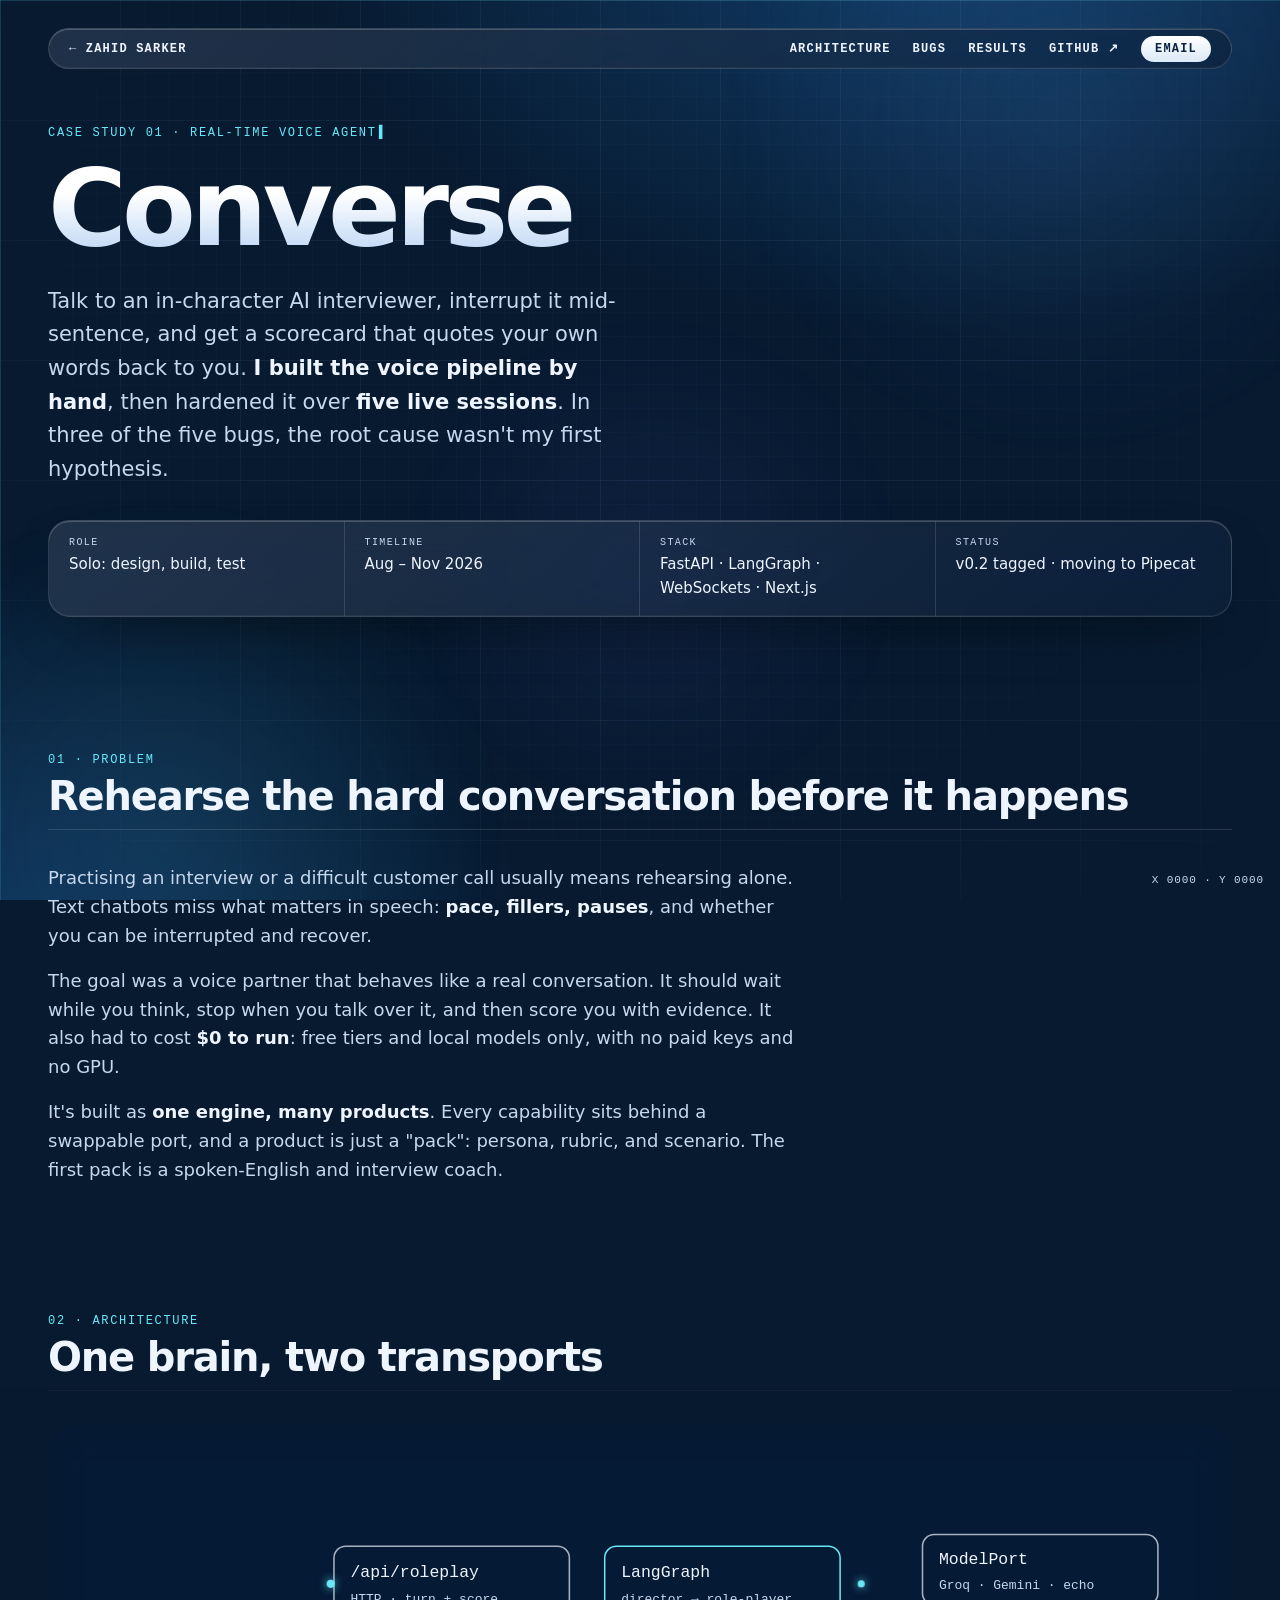
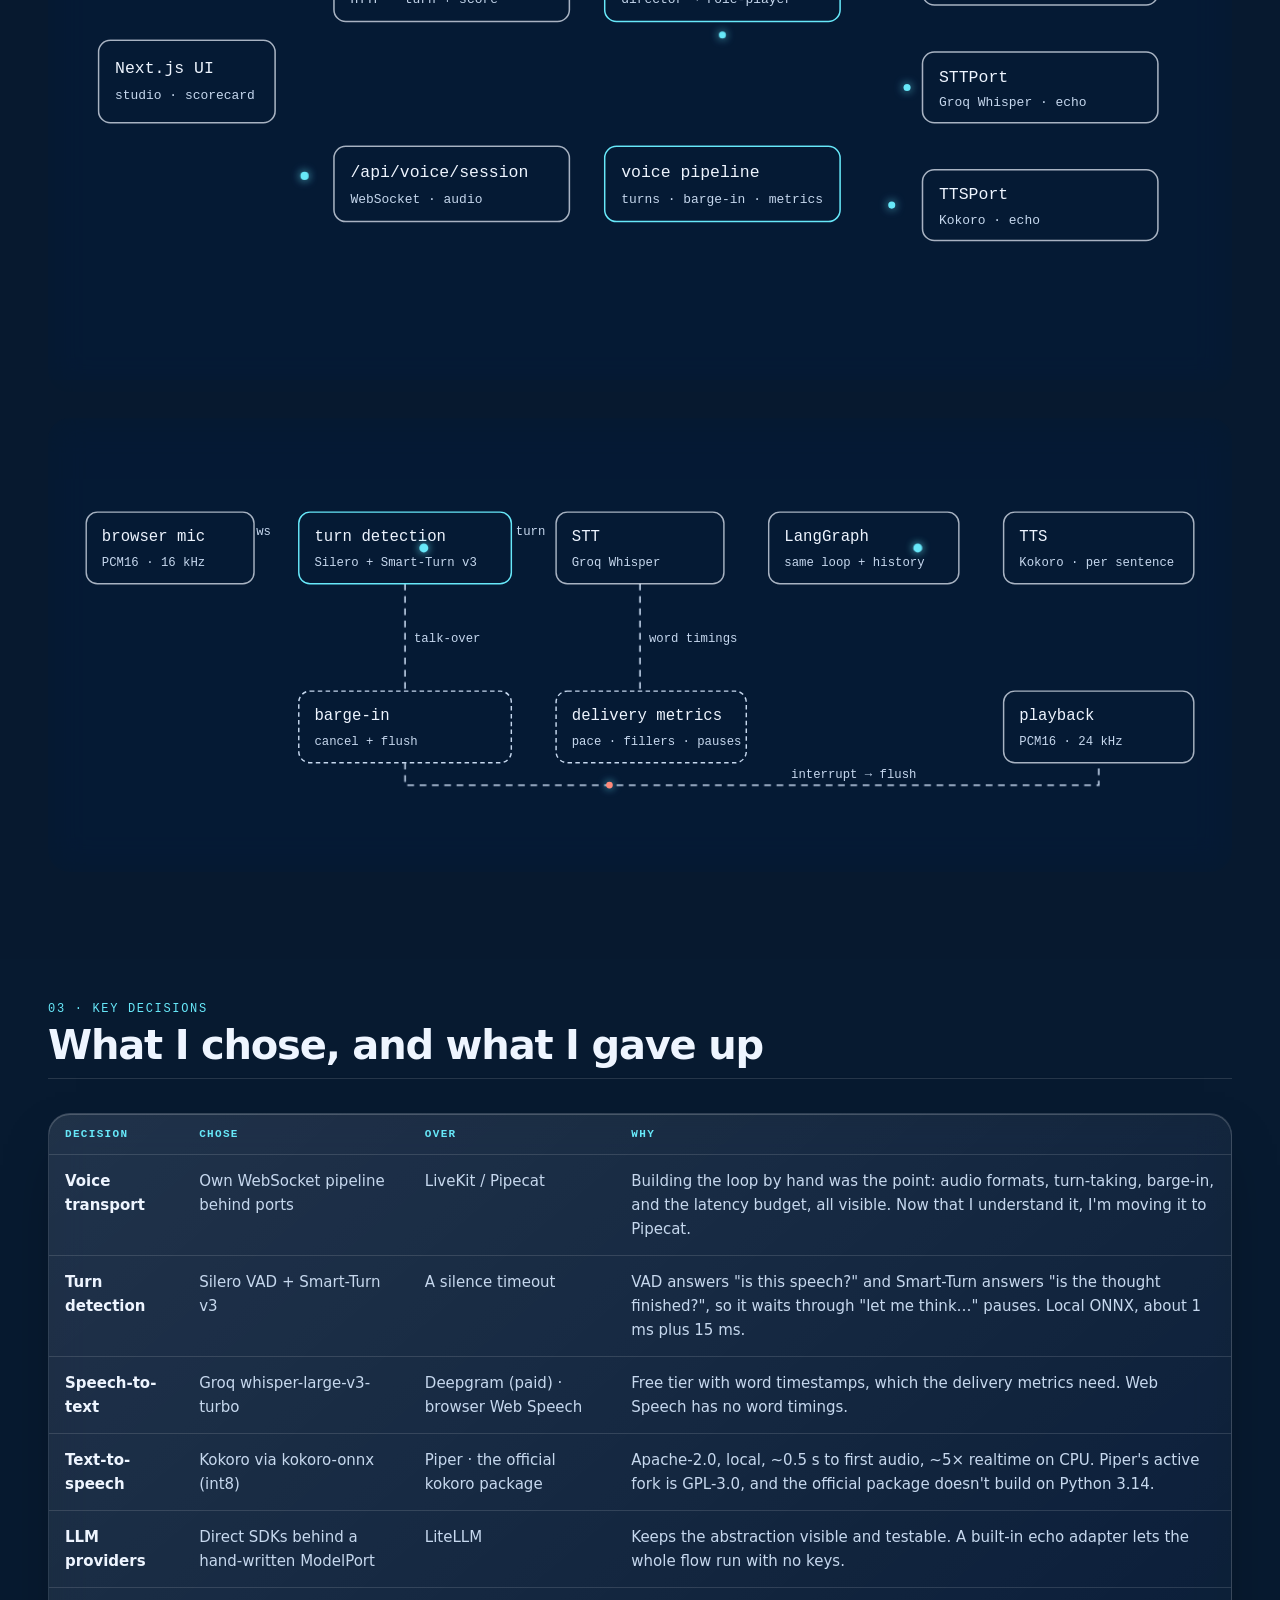
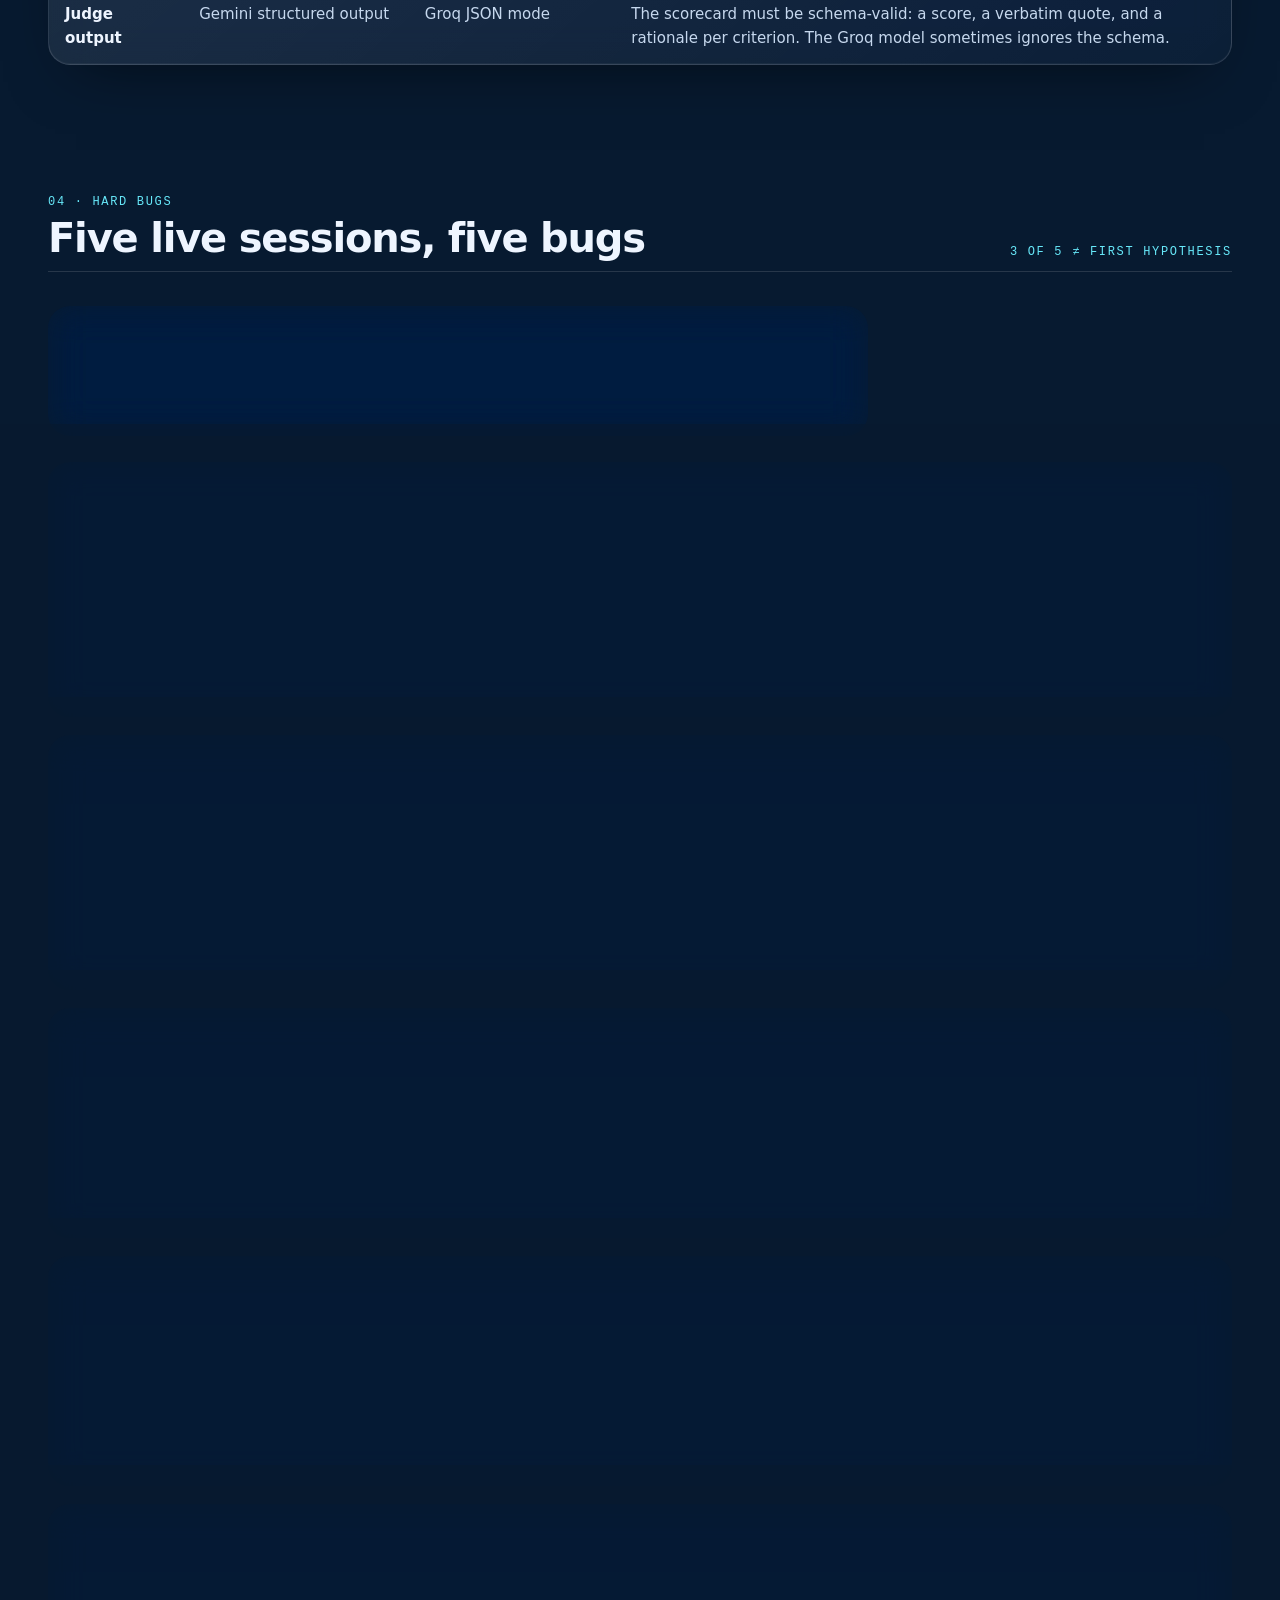
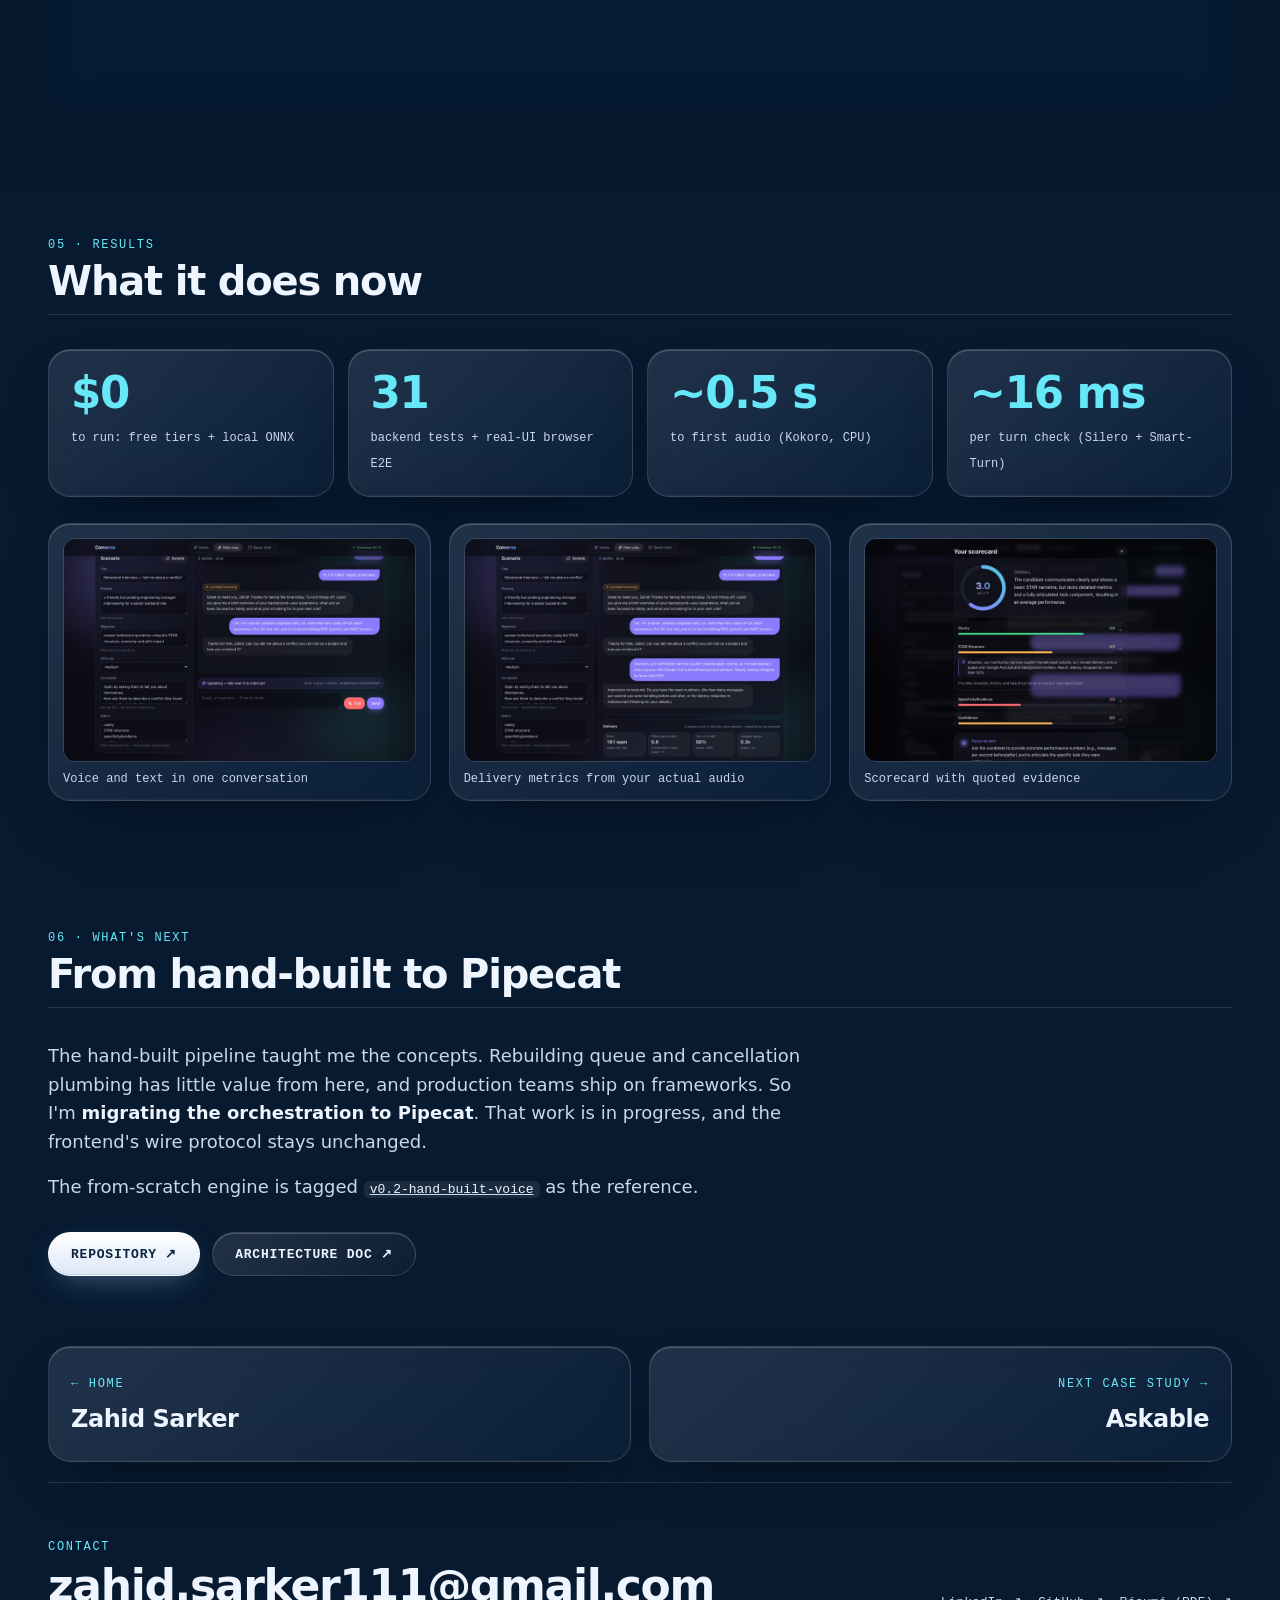
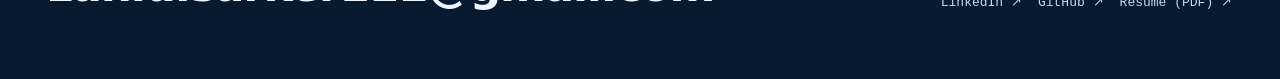
<file: converse/index.html>
<!DOCTYPE html>
<html lang="en">
<head>
<meta charset="utf-8">
<meta name="viewport" content="width=device-width, initial-scale=1">
<title>Converse: a real-time voice agent, built by hand — Zahid Sarker</title>
<meta name="description" content="Case study: a hand-built real-time voice pipeline (turn detection, barge-in, Whisper, Kokoro) hardened over five live sessions. In three of the five bugs, the root cause wasn't the first hypothesis.">
<link rel="canonical" href="https://zahid-sarker-7.github.io/converse/">
<meta property="og:type" content="article">
<meta property="og:site_name" content="Zahid Sarker">
<meta property="og:url" content="https://zahid-sarker-7.github.io/converse/">
<meta property="og:title" content="Converse: a real-time voice agent, built by hand">
<meta property="og:description" content="Turn detection, barge-in, STT → LLM → TTS over WebSockets, $0 to run. Five live sessions; three root causes weren't the first hypothesis.">
<meta property="og:image" content="https://zahid-sarker-7.github.io/img/og-converse.png">
<meta property="og:image:width" content="1200">
<meta property="og:image:height" content="630">
<meta property="og:image:alt" content="Converse case study title card on a blueprint grid">
<meta name="twitter:card" content="summary_large_image">
<meta name="twitter:title" content="Converse: a real-time voice agent, built by hand">
<meta name="twitter:description" content="Five live sessions; three root causes weren't the first hypothesis.">
<meta name="twitter:image" content="https://zahid-sarker-7.github.io/img/og-converse.png">
<meta name="theme-color" content="#0d2a4a">
<link rel="icon" href="data:image/svg+xml,%3Csvg xmlns='http://www.w3.org/2000/svg' viewBox='0 0 32 32'%3E%3Crect width='32' height='32' fill='%230d2a4a'/%3E%3Crect x='3' y='3' width='26' height='26' fill='none' stroke='%2367e8f9' stroke-width='2'/%3E%3Ctext x='16' y='21' font-family='monospace' font-size='12' font-weight='700' fill='%2367e8f9' text-anchor='middle'%3EZS%3C/text%3E%3C/svg%3E">
<script>document.documentElement.classList.add('js')</script>
<script>
/* Analytics loader. Owner opt-out: visit ?notrack once per browser (?track to undo).
   When opted out the Umami script is never loaded, so no query param or event can count you. */
(function(){
  var q=new URLSearchParams(location.search);
  if(q.has('notrack')) localStorage.setItem('umami.disabled','1');
  if(q.has('track')) localStorage.removeItem('umami.disabled');
  if(localStorage.getItem('umami.disabled') || location.hostname!=='zahid-sarker-7.github.io') return;
  var s=document.createElement('script'); s.defer=true; s.src='https://cloud.umami.is/script.js';
  s.setAttribute('data-website-id','09165f1a-1e50-4a9a-b611-94bc48c0a313');
  document.head.appendChild(s);
})();
</script>
<link rel="stylesheet" href="../site.css">
<script defer src="../site.js"></script>
</head>
<body>
<a class="skip" href="#main">Skip to content</a>
<div class="bg" aria-hidden="true"><i class="o1"></i><i class="o2"></i><i class="o3"></i></div>
<div class="cx" aria-hidden="true"></div><div class="cy" aria-hidden="true"></div><div class="coord" aria-hidden="true">X 0000 · Y 0000</div>
<div class="wrap">
<nav class="glass" aria-label="Main"><a class="home" href="../">← Zahid Sarker</a><span><a class="hide" href="#architecture">Architecture</a><a class="hide" href="#bugs">Bugs</a><a class="hide" href="#results">Results</a><a href="https://github.com/Zahid-Sarker-7/converse" target="_blank" rel="noopener" data-umami-event="repo-converse">GitHub ↗</a><a class="mail" href="mailto:zahid.sarker111@gmail.com" data-umami-event="email-nav">Email</a></span></nav>

<main id="main">
<header>
  <span class="k type">Case study 01 · Real-time voice agent</span>
  <h1><span><i>Converse</i></span></h1>
  <p class="lede fade">Talk to an in-character AI interviewer, interrupt it mid-sentence, and get a scorecard that quotes your own words back to you. <b>I built the voice pipeline by hand</b>, then hardened it over <b>five live sessions</b>. In three of the five bugs, the root cause wasn't my first hypothesis.</p>
  <div class="meta glass stagger">
    <div><span>Role</span>Solo: design, build, test</div>
    <div><span>Timeline</span>Aug – Nov 2026</div>
    <div><span>Stack</span>FastAPI · LangGraph · WebSockets · Next.js</div>
    <div><span>Status</span>v0.2 tagged · moving to Pipecat</div>
  </div>
</header>

<section id="problem" aria-labelledby="p-h">
  <div class="sec rv"><h2 id="p-h"><small>01 · Problem</small>Rehearse the hard conversation before it happens</h2></div>
  <div class="prose rv">
    <p>Practising an interview or a difficult customer call usually means rehearsing alone. Text chatbots miss what matters in speech: <b>pace, fillers, pauses</b>, and whether you can be interrupted and recover.</p>
    <p>The goal was a voice partner that behaves like a real conversation. It should wait while you think, stop when you talk over it, and then score you with evidence. It also had to cost <b>$0 to run</b>: free tiers and local models only, with no paid keys and no GPU.</p>
    <p>It's built as <b>one engine, many products</b>. Every capability sits behind a swappable port, and a product is just a "pack": persona, rubric, and scenario. The first pack is a spoken-English and interview coach.</p>
  </div>
</section>

<section id="architecture" aria-labelledby="a-h">
  <div class="sec rv"><h2 id="a-h"><small>02 · Architecture</small>One brain, two transports</h2></div>
  <figure class="fig glass rv">
    <div class="scroll-x">
    <svg class="dia" viewBox="0 0 960 400" role="img" aria-labelledby="d1t">
      <title id="d1t">System architecture. The Next.js UI sends text over HTTP to the roleplay endpoints, and mic audio over a WebSocket to the voice session. Both reach the same LangGraph orchestrator (director, role-player, judge); voice passes through the voice pipeline first. The orchestrator uses ModelPort (Groq, Gemini, echo); the voice pipeline uses STTPort (Groq Whisper, echo) and TTSPort (Kokoro, echo).</title>
      <rect class="grp" rx="16" x="200" y="30" width="470" height="340"/><text class="lbl" x="214" y="54">FASTAPI BACKEND</text>
      <rect class="grp" rx="16" x="700" y="30" width="240" height="340"/><text class="lbl" x="714" y="54">PORTS → SWAPPABLE ADAPTERS</text>
      <path id="c1" class="solid" d="M170 185 H195 V112 H220"/>
      <path id="c2" class="solid" d="M170 205 H195 V282 H220"/>
      <path id="c3" class="solid" d="M420 112 H450"/>
      <path id="c4" class="solid" d="M420 282 H450"/>
      <path id="c5" class="solid" d="M550 250 V144"/>
      <path id="c6" class="solid" d="M650 112 H685 V100 H720"/>
      <path id="c7" class="solid" d="M650 270 H685 V200 H720"/>
      <path id="c8" class="solid" d="M650 294 H685 V300 H720"/>
      <text class="sm" x="150" y="140">text</text><text class="sm" x="142" y="258">audio</text>
      <g class="node" style="animation-delay:.1s"><rect rx="10" x="20" y="160" width="150" height="70"/><text x="34" y="188" font-size="14">Next.js UI</text><text class="sm" x="34" y="210">studio · scorecard</text></g>
      <g class="node" style="animation-delay:.3s"><rect rx="10" x="220" y="80" width="200" height="64"/><text x="234" y="106" font-size="14">/api/roleplay</text><text class="sm" x="234" y="128">HTTP · turn + score</text></g>
      <g class="node" style="animation-delay:.4s"><rect rx="10" x="220" y="250" width="200" height="64"/><text x="234" y="276" font-size="14">/api/voice/session</text><text class="sm" x="234" y="298">WebSocket · audio</text></g>
      <g class="node hl" style="animation-delay:.6s"><rect rx="10" x="450" y="80" width="200" height="64"/><text x="464" y="106" font-size="14">LangGraph</text><text class="sm" x="464" y="128">director → role-player</text></g>
      <g class="node hl" style="animation-delay:.7s"><rect rx="10" x="450" y="250" width="200" height="64"/><text x="464" y="276" font-size="14">voice pipeline</text><text class="sm" x="464" y="298">turns · barge-in · metrics</text></g>
      <g class="node" style="animation-delay:.9s"><rect rx="10" x="720" y="70" width="200" height="60"/><text x="734" y="95" font-size="14">ModelPort</text><text class="sm" x="734" y="116">Groq · Gemini · echo</text></g>
      <g class="node" style="animation-delay:1s"><rect rx="10" x="720" y="170" width="200" height="60"/><text x="734" y="195" font-size="14">STTPort</text><text class="sm" x="734" y="216">Groq Whisper · echo</text></g>
      <g class="node" style="animation-delay:1.1s"><rect rx="10" x="720" y="270" width="200" height="60"/><text x="734" y="295" font-size="14">TTSPort</text><text class="sm" x="734" y="316">Kokoro · echo</text></g>
      <circle class="pkt" r="3.5"><animateMotion dur="2.2s" repeatCount="indefinite"><mpath href="#c1"/></animateMotion></circle>
      <circle class="pkt" r="3.5"><animateMotion dur="2.2s" begin=".5s" repeatCount="indefinite"><mpath href="#c2"/></animateMotion></circle>
      <circle class="pkt" r="3"><animateMotion dur="1.4s" begin=".9s" repeatCount="indefinite"><mpath href="#c5"/></animateMotion></circle>
      <circle class="pkt" r="3"><animateMotion dur="1.6s" begin=".2s" repeatCount="indefinite"><mpath href="#c6"/></animateMotion></circle>
      <circle class="pkt" r="3"><animateMotion dur="1.6s" begin=".7s" repeatCount="indefinite"><mpath href="#c7"/></animateMotion></circle>
      <circle class="pkt" r="3"><animateMotion dur="1.6s" begin="1.1s" repeatCount="indefinite"><mpath href="#c8"/></animateMotion></circle>
    </svg>
    </div>
    <p class="hint">← scroll the diagram →</p>
    <figcaption><b>fig. 1</b> · The orchestrator never knows which vendor it's talking to, only the port. Swapping Groq for Gemini, or Kokoro for another TTS, is an adapter plus a config change.</figcaption>
  </figure>

  <figure class="fig glass rv">
    <div class="scroll-x">
    <svg class="dia" viewBox="0 0 1010 320" role="img" aria-labelledby="d2t">
      <title id="d2t">Voice pipeline. Browser mic audio (PCM16, 16 kHz) goes over a WebSocket to turn detection (Silero VAD plus Smart-Turn v3). When a turn ends it goes to speech-to-text (Groq Whisper), then the same LangGraph loop, then Kokoro text-to-speech per sentence, and back to browser playback (PCM16, 24 kHz). If the user talks over the agent, barge-in cancels generation and flushes playback. Whisper word timings feed the delivery metrics.</title>
      <path class="solid" d="M160 92 H200"/><path class="solid" d="M390 92 H430"/><path class="solid" d="M580 92 H620"/><path class="solid" d="M790 92 H830"/><path class="solid" d="M915 124 V220"/>
      <path class="dash" d="M295 124 V220"/><path class="dash" d="M505 124 V220"/><path class="dash" d="M295 284 V304 H915 V284"/>
      <path id="vp" d="M160 92 H915 V220" fill="none" stroke="none"/>
      <path id="vb" d="M295 124 V220 V304 H915 V284" fill="none" stroke="none"/>
      <text class="sm" x="162" y="80">ws</text><text class="sm" x="394" y="80">turn</text>
      <text class="sm" x="303" y="176">talk-over</text><text class="sm" x="513" y="176">word timings</text><text class="sm" x="640" y="298">interrupt → flush</text>
      <g class="node" style="animation-delay:.1s"><rect rx="10" x="10" y="60" width="150" height="64"/><text x="24" y="86" font-size="14">browser mic</text><text class="sm" x="24" y="108">PCM16 · 16 kHz</text></g>
      <g class="node hl" style="animation-delay:.25s"><rect rx="10" x="200" y="60" width="190" height="64"/><text x="214" y="86" font-size="14">turn detection</text><text class="sm" x="214" y="108">Silero + Smart-Turn v3</text></g>
      <g class="node" style="animation-delay:.4s"><rect rx="10" x="430" y="60" width="150" height="64"/><text x="444" y="86" font-size="14">STT</text><text class="sm" x="444" y="108">Groq Whisper</text></g>
      <g class="node" style="animation-delay:.55s"><rect rx="10" x="620" y="60" width="170" height="64"/><text x="634" y="86" font-size="14">LangGraph</text><text class="sm" x="634" y="108">same loop + history</text></g>
      <g class="node" style="animation-delay:.7s"><rect rx="10" x="830" y="60" width="170" height="64"/><text x="844" y="86" font-size="14">TTS</text><text class="sm" x="844" y="108">Kokoro · per sentence</text></g>
      <g class="node" style="animation-delay:.85s"><rect rx="10" x="830" y="220" width="170" height="64"/><text x="844" y="246" font-size="14">playback</text><text class="sm" x="844" y="268">PCM16 · 24 kHz</text></g>
      <g class="node ind" style="animation-delay:1s"><rect rx="10" x="200" y="220" width="190" height="64"/><text x="214" y="246" font-size="14">barge-in</text><text class="sm" x="214" y="268">cancel + flush</text></g>
      <g class="node ind" style="animation-delay:1.1s"><rect rx="10" x="430" y="220" width="170" height="64"/><text x="444" y="246" font-size="14">delivery metrics</text><text class="sm" x="444" y="268">pace · fillers · pauses</text></g>
      <circle class="pkt" r="4"><animateMotion dur="3.2s" repeatCount="indefinite"><mpath href="#vp"/></animateMotion></circle>
      <circle class="pkt" r="4"><animateMotion dur="3.2s" begin="1.6s" repeatCount="indefinite"><mpath href="#vp"/></animateMotion></circle>
      <circle class="pkt" r="3" style="fill:#ff8a7a"><animateMotion dur="2.6s" begin="1s" repeatCount="indefinite"><mpath href="#vb"/></animateMotion></circle>
    </svg>
    </div>
    <p class="hint">← scroll the diagram →</p>
    <figcaption><b>fig. 2</b> · Voice is just another transport in front of the same LangGraph brain, so text and voice share one conversation and one judge. All voice models run locally on onnxruntime, with no torch and no GPU. Only STT and the LLM call Groq.</figcaption>
  </figure>
</section>

<section id="decisions" aria-labelledby="d-h">
  <div class="sec rv"><h2 id="d-h"><small>03 · Key decisions</small>What I chose, and what I gave up</h2></div>
  <div class="rv">
  <table class="t glass">
    <thead><tr><th>Decision</th><th>Chose</th><th>Over</th><th>Why</th></tr></thead>
    <tbody>
      <tr><td data-k="Decision">Voice transport</td><td data-k="Chose">Own WebSocket pipeline behind ports</td><td data-k="Over">LiveKit / Pipecat</td><td data-k="Why">Building the loop by hand was the point: audio formats, turn-taking, barge-in, and the latency budget, all visible. Now that I understand it, I'm moving it to Pipecat.</td></tr>
      <tr><td data-k="Decision">Turn detection</td><td data-k="Chose">Silero VAD + Smart-Turn v3</td><td data-k="Over">A silence timeout</td><td data-k="Why">VAD answers "is this speech?" and Smart-Turn answers "is the thought finished?", so it waits through "let me think…" pauses. Local ONNX, about 1 ms plus 15 ms.</td></tr>
      <tr><td data-k="Decision">Speech-to-text</td><td data-k="Chose">Groq whisper-large-v3-turbo</td><td data-k="Over">Deepgram (paid) · browser Web Speech</td><td data-k="Why">Free tier with word timestamps, which the delivery metrics need. Web Speech has no word timings.</td></tr>
      <tr><td data-k="Decision">Text-to-speech</td><td data-k="Chose">Kokoro via kokoro-onnx (int8)</td><td data-k="Over">Piper · the official kokoro package</td><td data-k="Why">Apache-2.0, local, ~0.5 s to first audio, ~5× realtime on CPU. Piper's active fork is GPL-3.0, and the official package doesn't build on Python 3.14.</td></tr>
      <tr><td data-k="Decision">LLM providers</td><td data-k="Chose">Direct SDKs behind a hand-written ModelPort</td><td data-k="Over">LiteLLM</td><td data-k="Why">Keeps the abstraction visible and testable. A built-in echo adapter lets the whole flow run with no keys.</td></tr>
      <tr><td data-k="Decision">Judge output</td><td data-k="Chose">Gemini structured output</td><td data-k="Over">Groq JSON mode</td><td data-k="Why">The scorecard must be schema-valid: a score, a verbatim quote, and a rationale per criterion. The Groq model sometimes ignores the schema.</td></tr>
    </tbody>
  </table>
  </div>
</section>

<section id="bugs" aria-labelledby="b-h">
  <div class="sec rv"><h2 id="b-h"><small>04 · Hard bugs</small>Five live sessions, five bugs</h2><span class="k">3 of 5 ≠ first hypothesis</span></div>
  <p class="note glass rv"><b>The rule that paid off:</b> every live complaint got a reproduction, either a scripted mic over the real WebSocket or a replay of the exact conversation, before any fix. Three of the five root causes turned out to be something other than what I first suspected. I paired with Claude Code throughout. When its first turn-detection fix failed the recorded-speech test, the test won.</p>
  <div class="bugs" style="margin-top:26px">
    <article class="bug glass">
      <div class="id"><span class="k">Bug 01</span><b>"Score me" says "Failed to fetch"</b></div>
      <dl><dt>Looked like</dt><dd class="guess miss">A network failure</dd>
        <dt>Actually</dt><dd>Gemini rejects any request whose last message is the model's own, and voice sessions end on the interviewer's line. The crash returned a 500 without CORS headers, so the browser could only report "Failed to fetch".</dd>
        <dt>Found by</dt><dd>Replaying the exact conversation against the score endpoint</dd>
        <dt>Fix</dt><dd>The judge now gets the transcript as one labelled block, and provider errors return a readable 502.</dd></dl>
    </article>
    <article class="bug glass">
      <div class="id"><span class="k">Bug 02</span><b>The first words of a turn go missing</b></div>
      <dl><dt>Looked like</dt><dd class="guess miss">The microphone, or the Whisper prompt</dd>
        <dt>Actually</dt><dd>Two causes. Soft speech onsets fell below the VAD threshold before recording started. Then there was a race: if you resumed while the previous fragment was still being transcribed, that fragment was cancelled before its text was saved.</dd>
        <dt>Found by</dt><dd>A test that reproduces the exact timing of resuming mid-transcription</dd>
        <dt>Fix</dt><dd>A 320 ms pre-roll buffer. Untranscribed audio is now carried to the front of the next turn and transcribed as one thought.</dd></dl>
    </article>
    <article class="bug glass">
      <div class="id"><span class="k">Bug 03</span><b>It replies while you're still talking</b></div>
      <dl><dt>Looked like</dt><dd class="guess miss">A turn model that needed more silence before deciding</dd>
        <dt>Actually</dt><dd>Smart-Turn is trained to judge at about 200 ms of silence. Moving its check to 500 ms made it call every pause "finished". The real-speech test caught it.</dd>
        <dt>Found by</dt><dd>A recorded-speech test with a mid-thought pause</dd>
        <dt>Fix</dt><dd>Ask at 200 ms, but end the turn only after 500 ms. Continuations merge into the same turn, and a turn that sounds unfinished ("we had to…") gets 3 s more.</dd></dl>
    </article>
    <article class="bug glass">
      <div class="id"><span class="k">Bug 04</span><b>Phantom "Thank you." turns</b></div>
      <dl><dt>Looked like</dt><dd class="guess miss">Noise that Whisper's no-speech score would filter out</dd>
        <dt>Actually</dt><dd>Whisper turns any non-speech audio into "Thank you.", and on Groq its no-speech probability always comes back as 0, so the standard guard can't work.</dd>
        <dt>Found by</dt><dd>Sending plain silence and keyboard clicks straight to the API</dd>
        <dt>Fix</dt><dd>Three layers: the mic is muted while you type, turns under 250 ms of speech are dropped, and known Whisper phantoms are filtered.</dd></dl>
    </article>
    <article class="bug glass">
      <div class="id"><span class="k">Bug 05</span><b>Metrics that lied: pause 0.0 s, fillers 0</b></div>
      <dl><dt>Looked like</dt><dd class="guess miss">A bug in the metric maths</dd>
        <dt>Actually</dt><dd>Whisper stretches word timings over silence, and writes clean prose without "um" and "uh".</dd>
        <dt>Found by</dt><dd>Synthetic speech with a known 1.5 s pause; fillers in a live session</dd>
        <dt>Fix</dt><dd>Pauses are measured by the VAD instead. Whisper is prompted with fillers and a vocabulary list, as OpenAI's docs suggest. Talk:listen is now your speech ÷ (yours + the AI's).</dd></dl>
    </article>
  </div>
</section>

<section id="results" aria-labelledby="r-h">
  <div class="sec rv"><h2 id="r-h"><small>05 · Results</small>What it does now</h2></div>
  <div class="results stagger">
    <div class="glass lift"><strong>$0</strong><span>to run: free tiers + local ONNX</span></div>
    <div class="glass lift"><strong><span data-count="33">33</span></strong><span>backend tests + real-UI browser E2E</span></div>
    <div class="glass lift"><strong>~0.5 s</strong><span>to first audio (Kokoro, CPU)</span></div>
    <div class="glass lift"><strong>~16 ms</strong><span>per turn check (Silero + Smart-Turn)</span></div>
  </div>
  <div class="shots stagger" style="margin-top:26px">
    <figure class="glass lift"><img src="../img/converse-voice-session.jpg" width="1600" height="1011" loading="lazy" alt="Voice role-play session: scenario panel on the left, conversation with the AI interviewer on the right"><figcaption>Voice and text in one conversation</figcaption></figure>
    <figure class="glass lift"><img src="../img/converse-delivery-metrics.jpg" width="1600" height="1011" loading="lazy" alt="Delivery card showing pace 161 wpm, 5.6 fillers per minute, 56% talk ratio, and a 0.3 s longest pause"><figcaption>Delivery metrics from your actual audio</figcaption></figure>
    <figure class="glass lift"><img src="../img/converse-scorecard.jpg" width="1600" height="1011" loading="lazy" alt="Scorecard with an overall 3.0 of 5, per-criterion bars, and a verbatim quote from the candidate as evidence"><figcaption>Scorecard with quoted evidence</figcaption></figure>
  </div>
</section>

<section id="next" aria-labelledby="n-h">
  <div class="sec rv"><h2 id="n-h"><small>06 · What's next</small>From hand-built to Pipecat</h2></div>
  <div class="prose rv">
    <p>The hand-built pipeline taught me the concepts. Rebuilding queue and cancellation plumbing has little value from here, and production teams ship on frameworks. So I'm <b>migrating the orchestration to Pipecat</b>. That work is in progress, and the frontend's wire protocol stays unchanged.</p>
    <p>The from-scratch engine is tagged <a href="https://github.com/Zahid-Sarker-7/converse/tree/v0.2-hand-built-voice" target="_blank" rel="noopener"><code>v0.2-hand-built-voice</code></a> as the reference.</p>
  </div>
  <div class="cta rv"><a class="btn p" href="https://github.com/Zahid-Sarker-7/converse" target="_blank" rel="noopener" data-umami-event="repo-converse">Repository ↗</a><a class="btn" href="https://github.com/Zahid-Sarker-7/converse/blob/main/ARCHITECTURE.md" target="_blank" rel="noopener">Architecture doc ↗</a></div>
</section>

<div class="pager rv">
  <a class="glass lift" href="../"><span class="k">← Home</span><b>Zahid Sarker</b></a>
  <a class="glass lift" href="../askable/"><span class="k">Next case study →</span><b>Askable</b></a>
</div>
</main>

<footer id="contact">
  <div><span class="k">Contact</span><strong><a href="mailto:zahid.sarker111@gmail.com" data-umami-event="email-contact">zahid.sarker111@gmail.com</a></strong></div>
  <div class="links" style="align-self:end"><a href="https://linkedin.com/in/zahid-sarker7" target="_blank" rel="noopener" data-umami-event="linkedin">LinkedIn ↗</a><a href="https://github.com/Zahid-Sarker-7" target="_blank" rel="noopener" data-umami-event="github">GitHub ↗</a><a href="../Zahid_Sarker_Resume.pdf" target="_blank" rel="noopener" data-umami-event="resume-contact">Résumé (PDF) ↗</a></div>
</footer>
</div>
</body>
</html>
</file>
<file: site.css>
/* Blueprint glass: frosted panels over a slow aurora + drafting grid. No build step. */
:root{--bg:#071a30;--bg2:#0a2340;--ink:#eef5ff;--muted:#c6d8ee;--line:rgba(255,255,255,.13);--acc:#67e8f9;--acc-rgb:103,232,249;
  --glass:linear-gradient(140deg,rgba(255,255,255,.11),rgba(255,255,255,.025)),rgba(8,26,48,.68);
  --glass-hi:rgba(255,255,255,.2);--cta:linear-gradient(180deg,#fff,#dbe8f7);--r:22px;
  --sans:"Helvetica Neue",system-ui,-apple-system,"Segoe UI",Roboto,sans-serif;--mono:ui-monospace,"SF Mono",Menlo,Consolas,monospace}
*{box-sizing:border-box;margin:0}
html{scroll-behavior:smooth;background:var(--bg)}
body{color:var(--ink);font:16px/1.6 var(--sans);-webkit-font-smoothing:antialiased;overflow-x:hidden}
a{color:inherit}
img{max-width:100%;height:auto;display:block}
.wrap{max-width:1240px;margin:0 auto;padding:0 28px}
.k{font:12px var(--mono);letter-spacing:.14em;text-transform:uppercase;color:var(--acc)}
.skip{position:absolute;left:-9999px;top:8px;background:var(--acc);color:var(--bg2);padding:8px 12px;z-index:99;font:600 13px var(--mono);border-radius:8px}
.skip:focus{left:8px}
a:focus-visible,button:focus-visible{outline:2px solid var(--acc);outline-offset:3px;border-radius:6px}
main,nav,footer{position:relative;z-index:1}

/* ── animated background: aurora orbs + drifting drafting grid + scan line ── */
.bg{position:fixed;inset:0;z-index:-1;overflow:hidden;pointer-events:none;
  background:radial-gradient(1100px 700px at 75% -10%,#123f6c 0%,transparent 60%),radial-gradient(900px 700px at 0% 110%,#0f3560 0%,transparent 60%),var(--bg)}
.bg i{position:absolute;width:62vmax;height:62vmax;border-radius:50%;opacity:.28;will-change:transform}
.bg .o1{top:-22vmax;right:-14vmax;background:radial-gradient(circle,rgba(96,165,250,.36),transparent 62%);animation:d1 38s ease-in-out infinite alternate}
.bg .o2{bottom:-26vmax;left:-18vmax;background:radial-gradient(circle,rgba(79,209,230,.34),transparent 62%);animation:d2 46s ease-in-out infinite alternate}
.bg .o3{top:30%;left:28%;width:46vmax;height:46vmax;background:radial-gradient(circle,rgba(139,124,255,.26),transparent 62%);animation:d3 52s ease-in-out infinite alternate}
.bg::before{content:"";position:absolute;inset:-120px;
  background-image:linear-gradient(rgba(143,179,217,.06) 1px,transparent 1px),linear-gradient(90deg,rgba(143,179,217,.06) 1px,transparent 1px),
  linear-gradient(rgba(143,179,217,.025) 1px,transparent 1px),linear-gradient(90deg,rgba(143,179,217,.025) 1px,transparent 1px);
  background-size:120px 120px,120px 120px,24px 24px,24px 24px;animation:grid 60s linear infinite;
  -webkit-mask-image:radial-gradient(ellipse at 50% 35%,#000 35%,transparent 85%);mask-image:radial-gradient(ellipse at 50% 35%,#000 35%,transparent 85%)}
.bg::after{content:"";position:absolute;left:0;right:0;height:180px;top:-180px;
  background:linear-gradient(180deg,transparent,rgba(103,232,249,.025) 50%,transparent);animation:scan 14s linear infinite}
@keyframes d1{to{transform:translate(-18vmax,22vmax) scale(1.15)}}
@keyframes d2{to{transform:translate(24vmax,-16vmax) scale(1.1)}}
@keyframes d3{to{transform:translate(-14vmax,-18vmax) scale(.85)}}
@keyframes grid{to{transform:translate(120px,120px)}}
@keyframes scan{to{top:100%}}

/* ── glass ── */
.glass{position:relative;background:var(--glass);border:1px solid var(--line);border-radius:var(--r);
  -webkit-backdrop-filter:blur(18px) saturate(165%);backdrop-filter:blur(18px) saturate(165%);
  box-shadow:inset 0 1px 0 var(--glass-hi),inset 0 -1px 0 rgba(255,255,255,.04),0 24px 60px -28px rgba(0,0,0,.6)}
.glass::before{content:"";position:absolute;inset:0;border-radius:inherit;pointer-events:none;opacity:0;transition:opacity .35s;
  background:radial-gradient(420px circle at var(--mx,50%) var(--my,0%),rgba(255,255,255,.12),transparent 45%)}
.glass:hover::before{opacity:1}
@supports not ((backdrop-filter:blur(1px)) or (-webkit-backdrop-filter:blur(1px))){.glass{background:rgba(10,32,58,.92)}}

/* crosshair (desktop pointer only) */
.cx,.cy{position:fixed;pointer-events:none;z-index:0;background:rgba(103,232,249,.14);display:none}
.cx{top:0;bottom:0;left:0;width:1px}.cy{left:0;right:0;top:0;height:1px}
.coord{position:fixed;right:16px;bottom:14px;font:11px var(--mono);color:var(--muted);z-index:5;display:none;letter-spacing:.08em}
@media(pointer:fine){.cx,.cy,.coord{display:block}}

/* floating glass nav */
nav{position:sticky;top:14px;z-index:20;display:flex;justify-content:space-between;align-items:center;margin-top:14px;padding:12px 20px;
  font:12px var(--mono);letter-spacing:.1em;text-transform:uppercase;color:var(--muted);gap:16px;border-radius:999px}
nav a{text-decoration:none;margin-left:22px;transition:color .2s;color:var(--ink);font-weight:700}
nav .mail{padding:6px 14px;border-radius:999px;background:var(--cta);color:#0a2340}
nav .mail:hover{color:#0a2340;box-shadow:0 8px 24px -10px rgba(150,200,255,.7)}
nav a:hover{color:var(--acc)}
nav .home{margin-left:0}
nav>span,nav a{white-space:nowrap}

/* buttons */
.cta{display:flex;gap:12px;margin-top:30px;flex-wrap:wrap}
.btn{font:600 13px var(--mono);letter-spacing:.06em;text-transform:uppercase;padding:13px 22px;border-radius:999px;text-decoration:none;display:inline-block;
  border:1px solid var(--line);background:var(--glass);-webkit-backdrop-filter:blur(14px);backdrop-filter:blur(14px);box-shadow:inset 0 1px 0 var(--glass-hi);
  transition:transform .25s,box-shadow .25s,background .25s}
.btn.p{background:var(--cta);color:#0a2340;border-color:rgba(255,255,255,.85);box-shadow:inset 0 1px 0 #fff,inset 0 -1px 0 rgba(10,35,64,.12),0 10px 30px -12px rgba(150,200,255,.55)}
.btn:hover{transform:translateY(-2px);box-shadow:inset 0 1px 0 var(--glass-hi),0 14px 30px -14px rgba(0,0,0,.6)}
.btn.p:hover{box-shadow:inset 0 1px 0 #fff,inset 0 -1px 0 rgba(10,35,64,.12),0 16px 40px -12px rgba(150,200,255,.75)}

/* bullet lists (used instead of paragraphs where possible) */
.pts{list-style:none;padding:0;margin:0}
.pts li{position:relative;padding-left:18px;margin:7px 0;color:var(--muted)}
.pts li::before{content:"";position:absolute;left:0;top:.62em;width:6px;height:6px;border-radius:50%;background:var(--acc);box-shadow:0 0 8px rgba(var(--acc-rgb),.6)}
.pts li b{color:var(--ink);font-weight:600}
.card .pts li{font-size:15px;margin:6px 0}
.intro{color:var(--muted);font-size:18px;margin-bottom:28px;max-width:760px}
.contact{display:flex;flex-wrap:wrap;gap:8px 22px;margin-top:20px;font:13px var(--mono)}
.contact a{color:var(--ink);font-weight:700;text-decoration:none;border-bottom:1px solid rgba(var(--acc-rgb),.5);transition:color .2s}
.contact a:hover{color:var(--acc)}
.contact span{color:var(--muted)}

/* hero */
header{padding:7vh 0 4vh}
.hero{display:grid;grid-template-columns:1fr 1.1fr;gap:40px;align-items:center}
h1{font-size:clamp(52px,8.4vw,118px);line-height:.9;letter-spacing:-.045em;font-weight:800;margin:16px 0 22px;color:#fff}
h1 span{display:block;overflow:hidden;padding-bottom:.06em}
h1 span i{display:inline-block;font-style:normal;background:linear-gradient(180deg,#fff 35%,#bcd6f5);-webkit-background-clip:text;background-clip:text;color:transparent}
.lede{font-size:clamp(18px,1.85vw,21px);color:var(--muted);max-width:600px}
ul.lede li{margin:9px 0}
.lede b{color:var(--ink);font-weight:600}
.type::after{content:"▍";color:var(--acc);margin-left:2px;animation:blink 1s steps(1) infinite}

/* diagrams */
svg.dia{width:100%;height:auto;overflow:visible;display:block}
.dia text{font-family:var(--mono);fill:var(--ink)}
.dia .sm{font-size:11px;fill:var(--muted)}
.dia .lbl{font-size:10px;fill:var(--acc);letter-spacing:.06em}
.dia .solid{stroke:rgba(238,245,255,.85);stroke-width:1.6;fill:none;stroke-dasharray:400}
.js .dia .solid{stroke-dashoffset:400}
.dia .dash{stroke:var(--muted);stroke-width:1.4;fill:none;stroke-dasharray:6 5}
.js .dia .dash{opacity:0}
.js .dia .node{opacity:0}
.dia .node rect{fill:rgba(8,28,52,.62);stroke:rgba(238,245,255,.7);stroke-width:1.3;transition:fill .2s}
.dia .node.ind rect{stroke:var(--muted);stroke-dasharray:4 3}
.dia .node.hl rect{stroke:var(--acc)}
.dia .grp{fill:rgba(255,255,255,.025);stroke:rgba(255,255,255,.16);stroke-width:1.2;stroke-dasharray:2 4}
.dia a:hover .node rect,.dia a:focus .node rect{fill:rgba(40,90,150,.6)}
.dia .core rect{fill:var(--acc);stroke:var(--acc)}
.dia .core text{fill:var(--bg2);font-weight:700}
.dia .pkt{fill:var(--acc);opacity:0;transition:opacity .4s 1.6s;filter:drop-shadow(0 0 4px rgba(103,232,249,.9))}
.dia.go .solid{animation:draw 1.1s .3s forwards}
.dia.go .dash{animation:show .6s .9s forwards,flow 1.6s linear infinite}
.dia.go .node{animation:show .5s forwards}
.dia.go .pkt{opacity:1}
.scroll-x{overflow-x:auto;-webkit-overflow-scrolling:touch}
.scroll-x svg{min-width:760px}
.hint{display:none;font:11px var(--mono);color:var(--muted);margin-top:8px}

/* stat tiles */
.strip{display:grid;grid-template-columns:repeat(4,1fr);gap:14px;margin-top:4vh}
.strip>div{padding:22px 24px}
.strip strong{display:block;font:800 clamp(30px,3.6vw,46px)/1 var(--sans);letter-spacing:-.03em;color:var(--acc);margin-bottom:8px}
.strip>div>span{font:12px var(--mono);color:var(--muted);letter-spacing:.04em}

/* sections */
section{padding:100px 0 30px}
.sec{display:flex;justify-content:space-between;align-items:end;margin-bottom:34px;border-bottom:1px solid var(--line);padding-bottom:12px;gap:16px}
.sec h2{font-size:clamp(28px,3.4vw,40px);letter-spacing:-.03em;line-height:1.05}
.sec h2 small{display:block;font:12px var(--mono);letter-spacing:.14em;text-transform:uppercase;color:var(--acc);margin-bottom:8px}

/* experience */
.co{margin-bottom:46px}
.co>div:first-child{display:grid;grid-template-columns:1fr 1fr;gap:46px;align-items:end;margin-bottom:30px}
.co h3{font-size:clamp(34px,4.4vw,58px);letter-spacing:-.04em;line-height:1}
.co p{color:var(--muted)}

/* career journey: the character evolves along the ladder */
.journey{display:grid;grid-template-columns:220px 1fr;gap:10px;align-items:center;padding:22px 26px}
.jbot{text-align:center}
.jbot svg{width:200px;height:170px;overflow:visible}
.jbot.boot svg{animation:boot .55s}
.jlabel{font:11px var(--mono);color:var(--muted);margin-top:2px}
.jlabel span{display:block;letter-spacing:.1em}
.jlabel b{display:block;color:var(--acc);font-weight:600;font-size:12px}
.ladder{position:relative;display:grid;grid-template-columns:repeat(5,1fr);padding:34px 0 0;list-style:none}
.ladder::before,.ladder::after{content:"";position:absolute;top:13px;left:6px;right:6px;height:1.5px}
.ladder::before{background:rgba(255,255,255,.14)}
.ladder::after{background:linear-gradient(90deg,rgba(var(--acc-rgb),.35),var(--acc));transform-origin:left;transform:scaleX(var(--p,1));transition:transform .7s cubic-bezier(.4,0,.2,1)}
.rung{position:relative;padding-right:10px}
.rung button{all:unset;cursor:pointer;display:block;border-radius:10px;padding:4px 6px 6px 0;width:100%;box-sizing:border-box}
.rung button:focus-visible{outline:2px solid var(--acc);outline-offset:4px}
.rung::before{content:"";position:absolute;top:-27px;left:0;width:12px;height:12px;border:2px solid rgba(255,255,255,.35);background:var(--bg2);border-radius:50%;transition:.3s;z-index:1}
.rung.done::before{border-color:var(--acc)}
.rung.cur::before{background:var(--acc);border-color:var(--acc);animation:pulse 2.4s infinite}
.rung b{display:block;font-size:15px;letter-spacing:-.01em;line-height:1.25;color:var(--muted);transition:color .3s}
.rung.done b,.rung button:hover b{color:var(--ink)}
.rung span{font:11px var(--mono);color:var(--muted)}
.jstory{margin-top:18px;min-height:3.2em;font-size:16px;color:var(--ink);border-left:2px solid var(--acc);padding-left:14px}
@keyframes boot{0%{filter:brightness(2.2) drop-shadow(0 0 8px var(--acc));transform:scale(.9)}100%{filter:none;transform:none}}

/* character line-art (ported from the original site, restyled) */
.r-stage{opacity:0;transition:opacity .45s}.r-stage.r-on{opacity:1}
.r-hum{fill:none;stroke:var(--ink);stroke-width:1.6;stroke-linecap:round;stroke-linejoin:round}
.r-thin{stroke-width:1.1}
.r-face,.r-torso{fill:rgba(8,28,52,.75);stroke:var(--ink);stroke-width:1.6;stroke-linejoin:round}
.r-eyew{fill:var(--ink)}.r-pupil{fill:var(--bg)}
.r-mouth{fill:var(--bg);stroke:var(--ink);stroke-width:1}
.r-sweat{fill:#9ad8ff}
.r-laptop{fill:rgba(8,28,52,.9);stroke:var(--ink);stroke-width:1.2}
.r-lscr,.r-spark,.r-eye,.r-medalstar{fill:var(--acc)}
.r-qm{font:700 12px var(--mono);fill:var(--acc)}
.r-trophy,.r-medal{fill:#e8f1ff;stroke:var(--muted);stroke-width:.9}
.r-trophyline{fill:none;stroke:var(--muted);stroke-width:1.2;stroke-linecap:round}
.r-ribbon{fill:none;stroke:var(--acc);stroke-width:1.6}
.r-shell{fill:rgba(8,28,52,.8);stroke:var(--muted);stroke-width:1.2}
.r-shell.r-lit{stroke:var(--acc)}
.r-dim{fill:var(--muted)}.r-dimline{stroke:var(--muted);stroke-width:1.2}
.r-visor{fill:#06121f;stroke:var(--acc)}
.r-arm{stroke:var(--muted);stroke-width:3;stroke-linecap:round;fill:none}
.r-gear{fill:none;stroke:var(--acc);stroke-width:2;stroke-dasharray:3 2.5}
.r-paper{fill:rgba(8,28,52,.9);stroke:var(--acc);stroke-width:1}
.r-wire{stroke:var(--acc);stroke-width:1;stroke-dasharray:2 4;animation:rwr 1s linear infinite}
.r-blink{animation:rbk 3.5s infinite}
.r-spin{transform-box:fill-box;transform-origin:center;animation:rsp 4s linear infinite}
.r-scan{animation:rsc 1.6s ease-in-out infinite alternate}
.r-float,.r-lift{animation:rfl 3s ease-in-out infinite}
.r-float.r-d2{animation-delay:-1.5s}
.r-pulse{animation:rpl 1.6s infinite}
.r-tremble{animation:rtr 2.2s infinite}
.r-drip{animation:rdp 2.4s ease-in infinite}
.r-tw{transform-box:fill-box;transform-origin:center;animation:rtw 1.8s ease-in-out infinite}
.r-tw.r-d2{animation-delay:-.6s}.r-tw.r-d3{animation-delay:-1.2s}
@keyframes rbk{0%,92%,100%{opacity:1}95%{opacity:.1}}
@keyframes rsp{to{transform:rotate(360deg)}}
@keyframes rsc{from{transform:translateX(-7px)}to{transform:translateX(7px)}}
@keyframes rfl{50%{transform:translateY(-3px)}}
@keyframes rpl{50%{opacity:.3}}
@keyframes rwr{to{stroke-dashoffset:-12}}
@keyframes rtr{0%,84%,100%{transform:translate(0,0)}86%,90%,94%{transform:translate(-.7px,0)}88%,92%{transform:translate(.7px,0)}}
@keyframes rdp{0%{transform:translateY(0);opacity:0}20%{opacity:1}80%{transform:translateY(6px);opacity:1}100%{transform:translateY(8px);opacity:0}}
@keyframes rtw{0%,100%{transform:scale(.4);opacity:.3}50%{transform:scale(1.15);opacity:1}}

.cards{display:grid;grid-template-columns:repeat(3,1fr);gap:16px}
.cards.ai{grid-template-columns:repeat(4,1fr)}
.card{padding:26px}
.card .no{font:11px var(--mono);color:var(--muted);letter-spacing:.14em}
.card h3{font-size:20px;letter-spacing:-.015em;line-height:1.22;margin:10px 0}
.card p{color:var(--muted);font-size:15px}
.card .big{font:800 44px/1 var(--sans);color:var(--acc);letter-spacing:-.04em;display:block;margin:8px 0 2px}

/* project sheets */
.sheet{margin-bottom:40px;display:grid;grid-template-columns:1.15fr 1fr;overflow:hidden}
.sheet .img{border-right:1px solid var(--line);padding:22px;display:flex;align-items:center;overflow:hidden}
.sheet img{border-radius:14px;border:1px solid var(--line);transition:transform .6s}
.sheet:hover img{transform:scale(1.025)}
.sheet .body{padding:30px;display:flex;flex-direction:column}
.sheet h3{font-size:clamp(34px,4.2vw,56px);letter-spacing:-.04em;line-height:1;margin:10px 0 14px}
.sheet h3 a{text-decoration:none}
.sheet p{color:var(--muted)}
.tb{display:grid;grid-template-columns:1fr 1fr;border-top:1px solid var(--line);margin:26px -30px -30px}
.tb>div{padding:12px 16px;border-right:1px solid var(--line);border-bottom:1px solid var(--line);font:13px var(--mono)}
.tb>div:nth-child(2n){border-right:0}
.tb span{display:block;font-size:10px;letter-spacing:.14em;text-transform:uppercase;color:var(--muted)}
.tb strong{font-size:18px;color:var(--acc)}
.tb .go-cs{grid-column:span 2;display:flex;justify-content:space-between;align-items:center;gap:12px;padding:14px 16px;border:0}
.tb .go-cs a{font:600 13px var(--mono);letter-spacing:.08em;text-transform:uppercase;text-decoration:none;transition:color .2s,transform .2s,box-shadow .2s}
.tb .go-cs a:first-child{background:var(--cta);color:#0a2340;padding:11px 18px;border-radius:999px;box-shadow:inset 0 1px 0 #fff,inset 0 -1px 0 rgba(10,35,64,.12)}
.tb .go-cs a:first-child:hover{transform:translateY(-2px);box-shadow:inset 0 1px 0 #fff,0 12px 30px -10px rgba(150,200,255,.7)}
.tb .go-cs a+a{color:var(--muted)}
.tb .go-cs a+a:hover{color:var(--acc)}

/* credentials */
.creds{display:grid;grid-template-columns:1fr 1fr;gap:46px;padding-bottom:70px}
.creds>div{display:flex;flex-direction:column}
.creds .list.glass,.creds .legend{flex:1;display:flex;flex-direction:column;justify-content:space-evenly}
.legend{font:13px var(--mono);padding:20px 22px;line-height:2.1}
.legend>div{display:grid;grid-template-columns:52px 1fr;line-height:1.6;padding:4px 0}
.legend span{color:var(--acc)}
.list{list-style:none;padding:0}
.list li{padding:14px 0;border-bottom:1px dashed var(--line);display:flex;justify-content:space-between;gap:16px}
.list li b{font-weight:600}
.list li span{font:13px var(--mono);color:var(--muted);text-align:right;white-space:nowrap;line-height:1.7}
.list.glass{padding:4px 22px}
.list.glass li:last-child{border-bottom:0}

/* case study pages */
.meta{display:grid;grid-template-columns:repeat(4,1fr);margin-top:34px;overflow:hidden}
.meta>div{padding:16px 20px;border-right:1px solid var(--line);font-size:15px}
.meta>div:last-child{border-right:0}
.meta span{display:block;font:10px var(--mono);letter-spacing:.14em;text-transform:uppercase;color:var(--muted);margin-bottom:4px}
.prose{max-width:760px;color:var(--muted);font-size:18px}
.prose p+p{margin-top:16px}
.prose b{color:var(--ink);font-weight:600}
.fig{padding:26px}
.fig+.fig{margin-top:26px}
.fig figcaption{font:12px var(--mono);color:var(--muted);margin-top:14px}
.fig figcaption b{color:var(--acc);font-weight:400}
.fig img{border-radius:14px;border:1px solid var(--line)}
table.t{width:100%;border-collapse:separate;border-spacing:0;font-size:15px;overflow:hidden}
.fig table.t{background:rgba(255,255,255,.03);border:1px solid var(--line);border-radius:14px}
.t th{text-align:left;font:600 11px var(--mono);letter-spacing:.12em;text-transform:uppercase;color:var(--acc);padding:14px 16px;border-bottom:1px solid var(--line)}
.t td{padding:14px 16px;border-bottom:1px solid var(--line);vertical-align:top;color:var(--muted)}
.t td:first-child{color:var(--ink);font-weight:600}
.t tr:last-child td{border-bottom:0}
.t tbody tr{transition:background .2s}
.t tbody tr:hover{background:rgba(255,255,255,.04)}
.t code,.prose code{font:13px var(--mono);color:var(--ink);background:rgba(255,255,255,.08);padding:1px 6px;border-radius:5px}
.bugs{display:grid;gap:18px}
.bug{display:grid;grid-template-columns:220px 1fr;overflow:hidden}
.bug .id{padding:22px;border-right:1px solid var(--line)}
.bug .id b{display:block;font-size:20px;letter-spacing:-.01em;line-height:1.2;margin:8px 0 10px}
.bug dl{padding:22px;display:grid;grid-template-columns:130px 1fr;gap:10px 18px;margin:0}
.bug dt{font:11px var(--mono);letter-spacing:.1em;text-transform:uppercase;color:var(--muted);padding-top:3px}
.bug dd{margin:0;color:var(--ink)}
.bug dd.guess{color:var(--muted);position:relative;width:fit-content}
.bug dd.guess.miss::after{content:"";position:absolute;left:0;right:0;top:55%;height:1.5px;background:#ff8a7a;transform:scaleX(0);transform-origin:left;transition:transform .7s .5s}
.js .bug.in dd.guess.miss::after{transform:scaleX(1)}
.results{display:grid;grid-template-columns:repeat(4,1fr);gap:14px}
.results>div{padding:22px}
.results strong{display:block;font:800 clamp(30px,3.4vw,44px)/1 var(--sans);color:var(--acc);letter-spacing:-.03em;margin-bottom:8px}
.results>div>span{font:12px var(--mono);color:var(--muted)}
.shots{display:grid;grid-template-columns:repeat(3,1fr);gap:18px}
.shots figure{padding:14px}
.shots img{border-radius:12px;border:1px solid var(--line);transition:transform .5s}
.shots figure:hover img{transform:scale(1.03)}
.shots figcaption{font:12px var(--mono);color:var(--muted);margin-top:10px}
.note{border-left:3px solid var(--acc);padding:16px 20px;color:var(--muted);font-size:15px;max-width:820px}
.note b{color:var(--ink)}
.pager{display:grid;grid-template-columns:1fr 1fr;gap:18px;padding:40px 0 20px}
.pager a{padding:22px;text-decoration:none}
.pager b{display:block;font-size:24px;letter-spacing:-.02em;margin-top:6px}
.pager a+a{text-align:right}

footer{border-top:1px solid var(--line);padding:56px 0 70px;display:flex;justify-content:space-between;gap:20px;flex-wrap:wrap;font:13px var(--mono);color:var(--muted)}
footer strong{display:block;font:800 clamp(24px,3.6vw,44px)/1.1 var(--sans);letter-spacing:-.03em;color:var(--ink);margin-top:8px;overflow-wrap:anywhere}
footer strong a{text-decoration:none;background:linear-gradient(var(--acc),var(--acc)) 0 100%/0 2px no-repeat;transition:background-size .35s}
footer strong a:hover{background-size:100% 2px}
footer .links a{margin-left:16px;text-decoration:none;transition:color .2s}
footer .links a:hover{color:var(--acc)}

/* hover lift for glass tiles (kept separate from the reveal transform) */
.lift{transition:translate .3s cubic-bezier(.2,.7,.2,1)}
.lift:hover{translate:0 -4px}

/* ── motion (only when JS runs and the user hasn't asked for less) ── */
.js h1 span i{transform:translateY(105%);animation:rise .9s cubic-bezier(.2,.7,.2,1) forwards}
.js h1 span:nth-child(2) i{animation-delay:.12s}
.js .fade{opacity:0;animation:up .8s .45s forwards}
.js .rv{opacity:0;transform:translateY(24px);transition:opacity .7s,transform .7s cubic-bezier(.2,.7,.2,1)}
.js .rv.in{opacity:1;transform:none}
.js .stagger>*{opacity:0;transform:translateY(18px);transition:opacity .6s,transform .6s cubic-bezier(.2,.7,.2,1),translate .3s}
.js .stagger.in>*{opacity:1;transform:none}
.js .stagger.in>*:nth-child(2){transition-delay:.08s,.08s,0s}.js .stagger.in>*:nth-child(3){transition-delay:.16s,.16s,0s}
.js .stagger.in>*:nth-child(4){transition-delay:.24s,.24s,0s}.js .stagger.in>*:nth-child(5){transition-delay:.32s,.32s,0s}.js .stagger.in>*:nth-child(6){transition-delay:.4s,.4s,0s}
@keyframes rise{to{transform:none}}
@keyframes up{from{opacity:0;transform:translateY(14px)}to{opacity:1;transform:none}}
@keyframes draw{to{stroke-dashoffset:0}}
@keyframes show{to{opacity:1}}
@keyframes flow{to{stroke-dashoffset:-22}}
@keyframes blink{50%{opacity:0}}
@keyframes pulse{0%{box-shadow:0 0 0 0 rgba(103,232,249,.55)}70%{box-shadow:0 0 0 12px rgba(103,232,249,0)}100%{box-shadow:0 0 0 0 rgba(103,232,249,0)}}

@media(max-width:1100px){.cards.ai{grid-template-columns:1fr 1fr}}
@media(max-width:900px){
  .hero,.co,.sheet,.creds{grid-template-columns:1fr}
  .sheet .img{border-right:0;border-bottom:1px solid var(--line)}
  .strip,.results{grid-template-columns:1fr 1fr}
  .meta{grid-template-columns:1fr 1fr}
  .meta>div:nth-child(2){border-right:0}
  .meta>div:nth-child(-n+2){border-bottom:1px solid var(--line)}
  .cards,.cards.ai{grid-template-columns:1fr}
  .co>div:first-child{grid-template-columns:1fr;gap:14px}
  .journey{grid-template-columns:1fr;padding:20px}
  .ladder{grid-template-columns:1fr;row-gap:2px;padding-top:6px}
  .ladder::before,.ladder::after{display:none}
  .rung{padding:0}
  .rung button{display:flex;justify-content:space-between;align-items:baseline;gap:12px;padding:8px 4px 8px 26px}
  .rung::before{top:13px;left:2px}
  .rung b{font-size:15px}
  .rung span{white-space:nowrap}
  .shots{grid-template-columns:1fr}
  .bug{grid-template-columns:1fr}
  .bug .id{border-right:0;border-bottom:1px solid var(--line)}
  nav a.hide{display:none}
  nav a{margin-left:14px}
  section{padding:70px 0 20px}
  .hint{display:block}
}
@media(max-width:600px){
  .wrap{padding:0 16px}
  nav{padding:10px 12px 10px 16px;letter-spacing:.06em}
  nav .rev{display:none}
  nav a{margin-left:12px}
  .hero-dia{display:none}
  .bug dl{grid-template-columns:1fr;gap:2px}
  .bug dd{margin-bottom:10px}
  .t thead{display:none}
  .t,.t tbody,.t tr,.t td{display:block}
  .t tr{border-bottom:1px solid var(--line);padding:8px 0}
  .t tr:last-child{border-bottom:0}
  .t td{border:0;padding:6px 16px}
  .t td[data-k]::before{content:attr(data-k);display:block;font:10px var(--mono);letter-spacing:.12em;text-transform:uppercase;color:var(--acc)}
  .pager{grid-template-columns:1fr}
  .list li{flex-direction:column;gap:2px}
  .list li span{text-align:left}
  .pager a+a{text-align:left}
  footer .links a{margin:0 16px 0 0}
  .bg i{opacity:.2}
}
@media(prefers-reduced-transparency:reduce){
  .glass,.btn:not(.p){background:rgba(10,32,58,.95);-webkit-backdrop-filter:none;backdrop-filter:none}
  .bg i{display:none}
}
@media(prefers-reduced-motion:reduce){
  *,*::before,*::after{animation:none!important;transition:none!important;scroll-behavior:auto!important}
  .js h1 span i,.js .fade,.js .rv,.js .stagger>*,.dia .node,.dia .dash{opacity:1!important;transform:none!important}
  .dia .solid{stroke-dashoffset:0!important}
  .bug dd.guess.miss::after{transform:scaleX(1)}
  .lift:hover{translate:none}
  .dia .pkt,.cx,.cy,.coord,.type::after,.bg::after{display:none!important}
}
</file>
